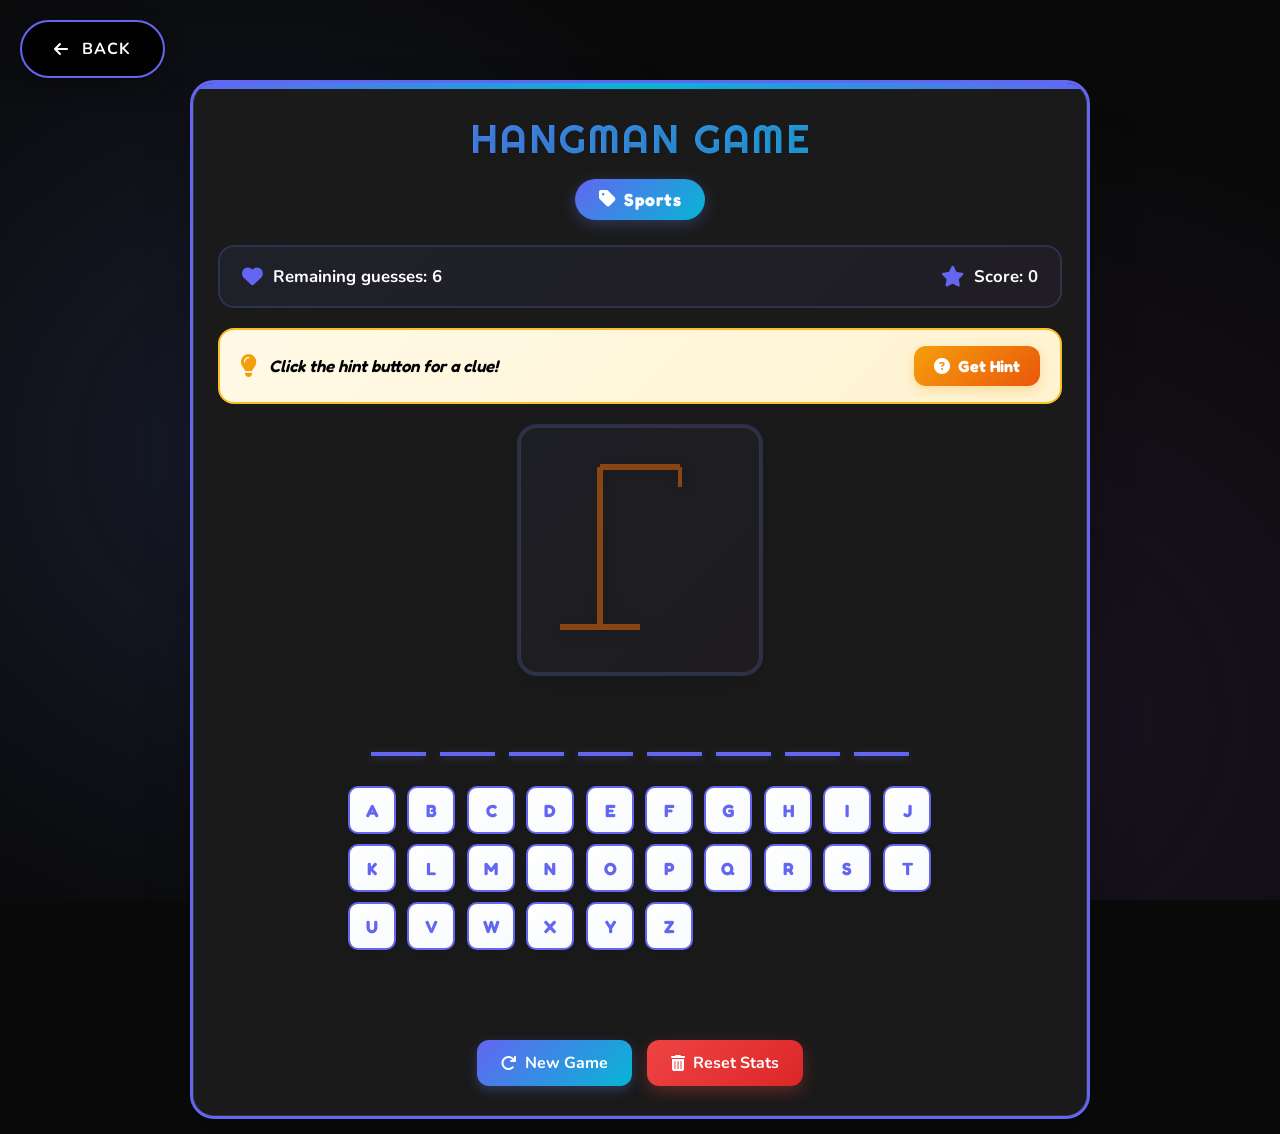
<file: game-hub/games/Hangman-Game/index.html>
<!DOCTYPE html>
<html lang="en">
<head>
  <meta charset="UTF-8">
  <meta name="viewport" content="width=device-width, initial-scale=1.0">
  <title>Hangman Game - Game Hub</title>
  
  <!-- SEO Meta Tags -->
  <meta name="description" content="Play Hangman - Guess the word letter by letter! Features multiple categories (Animals, Countries, Fruits) with hints. Part of Game Hub collection.">
  <meta name="keywords" content="hangman game, word guessing game, letter game, vocabulary game, educational game">
  <meta name="author" content="Game Hub">
  <meta name="robots" content="index, follow">
  
  <!-- Open Graph Meta Tags -->
  <meta property="og:title" content="Hangman Game - Game Hub">
  <meta property="og:description" content="Play Hangman - Guess the word letter by letter! Features multiple categories with hints.">
  <meta property="og:image" content="../../og.png">
  <meta property="og:image:alt" content="Hangman Game">
  <meta property="og:url" content="">
  <meta property="og:type" content="website">
  <meta property="og:site_name" content="Game Hub">
  
  <!-- Twitter Card Meta Tags -->
  <meta name="twitter:card" content="summary_large_image">
  <meta name="twitter:title" content="Hangman Game - Game Hub">
  <meta name="twitter:description" content="Play Hangman - Guess the word letter by letter!">
  <meta name="twitter:image" content="../../og.png">
  
  <!-- Favicon -->
  <link rel="icon" type="image/png" href="../../fb.png">
  <link rel="icon" type="image/png" sizes="32x32" href="../../fb.png">
  <link rel="icon" type="image/png" sizes="16x16" href="../../fb.png">
  <link rel="apple-touch-icon" sizes="180x180" href="../../fb.png">
  <link rel="manifest" href="../../site.webmanifest">
  
  <!-- Theme Color -->
  <meta name="theme-color" content="#6366f1">
  <meta name="msapplication-TileColor" content="#6366f1">
  
  <link rel="stylesheet" href="https://cdnjs.cloudflare.com/ajax/libs/font-awesome/6.4.0/css/all.min.css">
  <link rel="stylesheet" href="../../shared/styles.css">
  <link rel="stylesheet" href="styles.css">
</head>
<body>
  <!-- Apply theme to body immediately -->
  <script>
    (function() {
      let theme = localStorage.getItem('gameHubTheme');
      if (!theme) {
        try {
          const settings = JSON.parse(localStorage.getItem('gameHubSettings') || '{}');
          theme = settings.theme;
        } catch (e) {}
      }
      document.body.className = 'theme-' + (theme || 'dark');
    })();
  </script>
  
  <!-- Back Button -->
  <nav class="btn btn-secondary back-button" onclick="navigateWithLoading('../../games-hub.html', 'Going Back...')" style="cursor: pointer;">
    <i class="fas fa-arrow-left"></i> Back
  </nav>
  
  <main class="game-container">
    <header>
      <h1>Hangman Game</h1>
      <div class="category-badge">
        <i class="fas fa-tag"></i>
        <span id="category-name">Animals</span>
      </div>
    </header>
    
    <!-- Result Modal -->
    <aside id="result-modal" class="result-modal" role="dialog" aria-labelledby="result-title">
      <div class="result-modal-content">
        <div class="particles-container" id="particles-container"></div>
        <div class="result-icon" id="result-icon">🎉</div>
        <h2 class="result-title" id="result-title">Congratulations!</h2>
        <p class="result-message" id="result-message">You won!</p>
        <div class="result-stats">
          <div class="result-stat">
            <span class="result-stat-label">Score</span>
            <span class="result-stat-value" id="result-score">0</span>
          </div>
          <div class="result-stat">
            <span class="result-stat-label">Word</span>
            <span class="result-stat-value" id="result-word">WORD</span>
          </div>
          <div class="result-stat">
            <span class="result-stat-label">Streak</span>
            <span class="result-stat-value" id="result-streak">0</span>
          </div>
        </div>
        <div class="result-buttons">
          <button class="result-btn play-again-btn" id="play-again-btn">
            <i class="fas fa-redo"></i> Play Again
          </button>
          <button class="result-btn close-modal-btn" id="close-modal-btn">
            <i class="fas fa-times"></i> Close
          </button>
        </div>
      </div>
    </aside>
    
    <section class="game-status" aria-label="Game status">
      <div class="status-item">
        <i class="fas fa-heart"></i>
        <span id="remaining-guesses">Remaining guesses: 6</span>
      </div>
      <div class="status-item">
        <i class="fas fa-star"></i>
        <span id="current-score">Score: 0</span>
      </div>
    </section>
    
    <section class="hint-section" aria-label="Hint section">
      <div class="hint-container">
        <i class="fas fa-lightbulb"></i>
        <span id="hint-text">Click the hint button for a clue!</span>
      </div>
      <button id="hint-btn" class="hint-btn">
        <i class="fas fa-question-circle"></i> Get Hint
      </button>
    </section>
    
    <section class="hangman-container" aria-label="Hangman drawing">
      <div class="hangman-wrapper">
        <svg id="hangman-svg" width="200" height="200" viewBox="0 0 200 200">
          <!-- Gallows -->
          <line x1="20" y1="180" x2="100" y2="180" stroke="#8B4513" stroke-width="6"/>
          <line x1="60" y1="180" x2="60" y2="20" stroke="#8B4513" stroke-width="6"/>
          <line x1="60" y1="20" x2="140" y2="20" stroke="#8B4513" stroke-width="6"/>
          <line x1="140" y1="20" x2="140" y2="40" stroke="#8B4513" stroke-width="4"/>
          
          <!-- Hangman parts (hidden by default) -->
          <!-- Head -->
          <circle id="head" cx="140" cy="60" r="20" stroke="#333" stroke-width="3" fill="#ffdbac" style="display: none;"/>
          <!-- Body -->
          <line id="body" x1="140" y1="80" x2="140" y2="130" stroke="#333" stroke-width="4" style="display: none;"/>
          <!-- Arms -->
          <line id="left-arm" x1="140" y1="100" x2="110" y2="90" stroke="#333" stroke-width="3" style="display: none;"/>
          <line id="right-arm" x1="140" y1="100" x2="170" y2="90" stroke="#333" stroke-width="3" style="display: none;"/>
          <!-- Legs -->
          <line id="left-leg" x1="140" y1="130" x2="120" y2="160" stroke="#333" stroke-width="3" style="display: none;"/>
          <line id="right-leg" x1="140" y1="130" x2="160" y2="160" stroke="#333" stroke-width="3" style="display: none;"/>
          <!-- Face (shown when lost) -->
          <g id="face" style="display: none;">
            <circle cx="133" cy="55" r="2" fill="#333"/>
            <circle cx="147" cy="55" r="2" fill="#333"/>
            <path d="M130 70 Q140 75 150 70" stroke="#333" stroke-width="2" fill="transparent"/>
          </g>
        </svg>
      </div>
    </section>
    
    <section class="word-display" id="word-display" aria-label="Word to guess">
      <!-- Word letters will appear here -->
    </section>
    
    <nav class="keyboard" id="keyboard" aria-label="Letter keyboard">
      <!-- Keyboard letters will be added by JavaScript -->
    </nav>
    
    <div class="game-message" id="game-message" aria-live="polite"></div>
    
    <footer class="game-controls">
      <button id="hint-btn-mobile" class="control-btn hint-btn-mobile">
        <i class="fas fa-lightbulb"></i>
        <span>Hint</span>
      </button>
      <button id="reset-btn" class="control-btn reset-btn">
        <i class="fas fa-redo"></i>
        <span>New Game</span>
      </button>
      <button id="reset-stats-btn" class="control-btn stats-reset-btn">
        <i class="fas fa-trash-alt"></i>
        <span>Reset Stats</span>
      </button>
    </footer>
  </main>

  <script src="../../shared/themes.js"></script>
  <script src="../../shared/sound-manager.js"></script>
  <script src="../../shared/simple-loading.js"></script>
  <script src="script.js"></script>
  <script>
    function navigateWithLoading(url, text = 'Loading...') {
      SimpleLoading.showAndNavigate(url, text, 600);
    }
  </script>
</body>
</html>
</file>
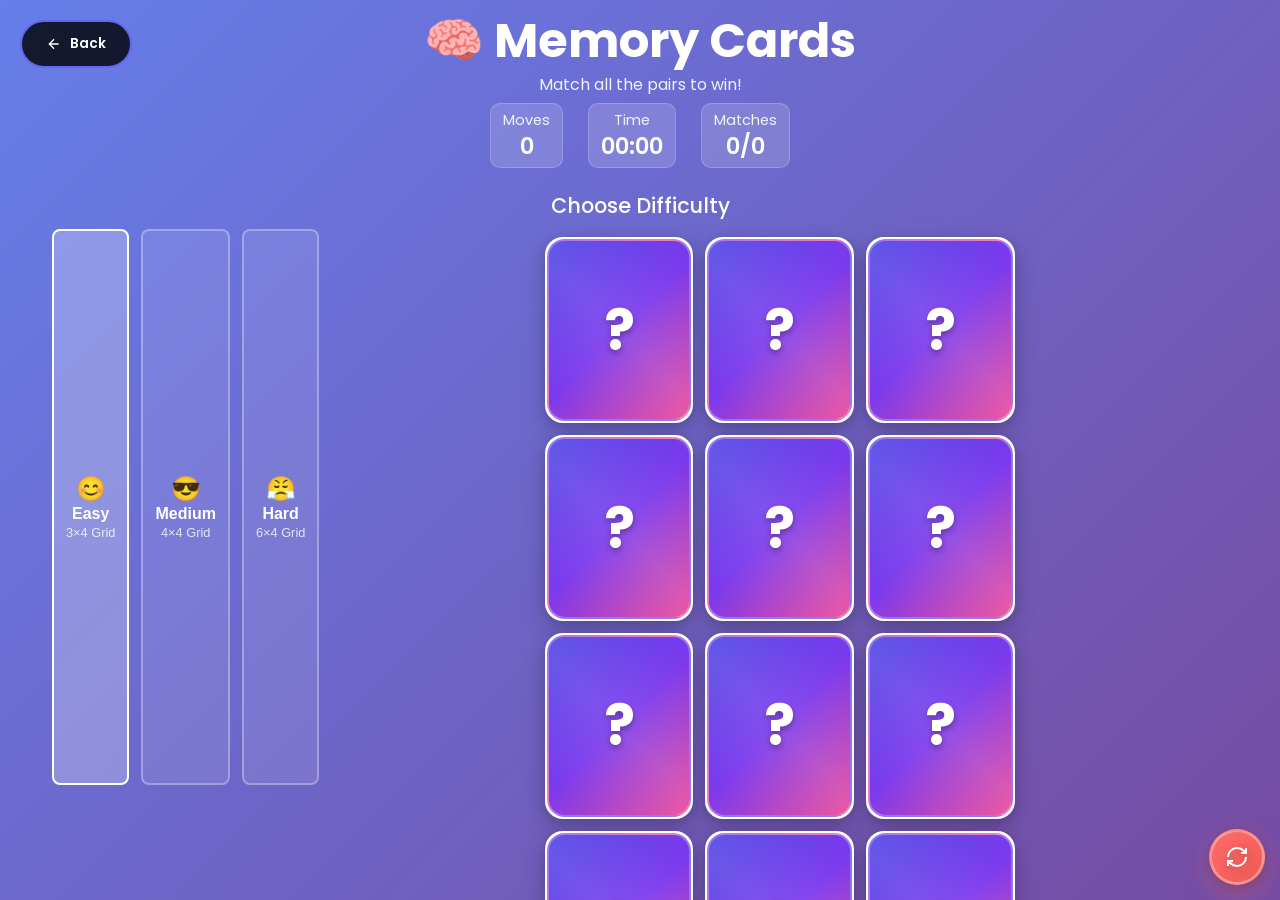
<file: game-hub/games/memory-card-game-main/index.html>
<!DOCTYPE html>
<html lang="en">
  <head>
    <meta charset="UTF-8">
    <meta name="viewport" content="width=device-width, initial-scale=1.0, maximum-scale=1.0, user-scalable=no">
    <meta name="mobile-web-app-capable" content="yes">
    <meta name="apple-mobile-web-app-capable" content="yes">
    <meta name="apple-mobile-web-app-status-bar-style" content="black-translucent">
    <title>Memory Card Game</title>
    <link rel="stylesheet" type="text/css" href="style.css">
    <link href="https://fonts.googleapis.com/css2?family=Poppins:wght@300;400;600;700&display=swap" rel="stylesheet">
  </head>
  <body>
    <!-- Back Button -->
    <a href="../../games-hub.html" class="back-btn" style="position: fixed; top: 20px; left: 20px; z-index: 1000; background: rgba(0,0,0,0.8); color: white; padding: 12px 24px; border-radius: 50px; text-decoration: none; font-weight: 600; border: 2px solid #6366f1; transition: all 0.3s ease; display: flex; align-items: center; gap: 8px; backdrop-filter: blur(10px);">
      <svg width="20" height="20" viewBox="0 0 24 24" fill="none" stroke="currentColor" stroke-width="2">
        <path d="M19 12H5M12 19l-7-7 7-7"/>
      </svg>
      Back
    </a>
    
    <div class="game-container">
      <header class="game-header">
        <h1>🧠 Memory Cards</h1>
        <p class="subtitle">Match all the pairs to win!</p>
        <div class="game-stats">
          <div class="stat-item">
            <span class="stat-label">Moves</span>
            <span class="score">0</span>
          </div>
          <div class="stat-item">
            <span class="stat-label">Time</span>
            <span class="timer">00:00</span>
          </div>
          <div class="stat-item">
            <span class="stat-label">Matches</span>
            <span class="matches">0</span>
          </div>
        </div>
      </header>

      <div class="difficulty-selector">
        <h3>Choose Difficulty</h3>
        <div class="difficulty-buttons">
          <button class="difficulty-btn active" data-level="easy">
            <span class="difficulty-icon">😊</span>
            <span class="difficulty-name">Easy</span>
            <span class="difficulty-desc">3×4 Grid</span>
          </button>
          <button class="difficulty-btn" data-level="medium">
            <span class="difficulty-icon">😎</span>
            <span class="difficulty-name">Medium</span>
            <span class="difficulty-desc">4×4 Grid</span>
          </button>
          <button class="difficulty-btn" data-level="hard">
            <span class="difficulty-icon">😤</span>
            <span class="difficulty-name">Hard</span>
            <span class="difficulty-desc">6×4 Grid</span>
          </button>
        </nav>
      </section>

      <section class="grid-container" aria-label="Game board">
        <!-- Cards will be generated here -->
      </section>
    </main>

    <!-- Restart Button Fixed at Bottom -->
    <button class="restart-btn-fixed" onclick="restart()" title="Restart Game">
      <svg width="20" height="20" viewBox="0 0 24 24" fill="none" stroke="currentColor" stroke-width="2">
        <path d="M3 12a9 9 0 0 1 9-9 9.75 9.75 0 0 1 6.74 2.74L21 8"/>
        <path d="M21 3v5h-5"/>
        <path d="M21 12a9 9 0 0 1-9 9 9.75 9.75 0 0 1-6.74-2.74L3 16"/>
        <path d="M3 21v-5h5"/>
      </svg>
    </button>

    <div class="game-over-modal" id="gameOverModal">
        <canvas id="confetti-canvas"></canvas>
        <div class="modal-content">
          <div class="modal-icon">🎉</div>
          <h2>Congratulations!</h2>
          <p class="modal-message">You completed the game!</p>
          <div class="final-stats">
            <div class="stat-row">
              <span class="stat-label-modal">Final Moves:</span>
              <span class="stat-value" id="finalScore"></span>
            </div>
            <div class="stat-row">
              <span class="stat-label-modal">Time:</span>
              <span class="stat-value" id="finalTime"></span>
            </div>
            <div class="stat-row">
              <span class="stat-label-modal">Difficulty:</span>
              <span class="stat-value" id="finalDifficulty"></span>
            </div>
          </div>
          <button class="action-btn play-again-btn" onclick="closeModal()">
            🎮 Play Again
          </button>
        </div>
      </div>
    </div>
    <script src="index.js"></script>
  </body>
</html>
</file>
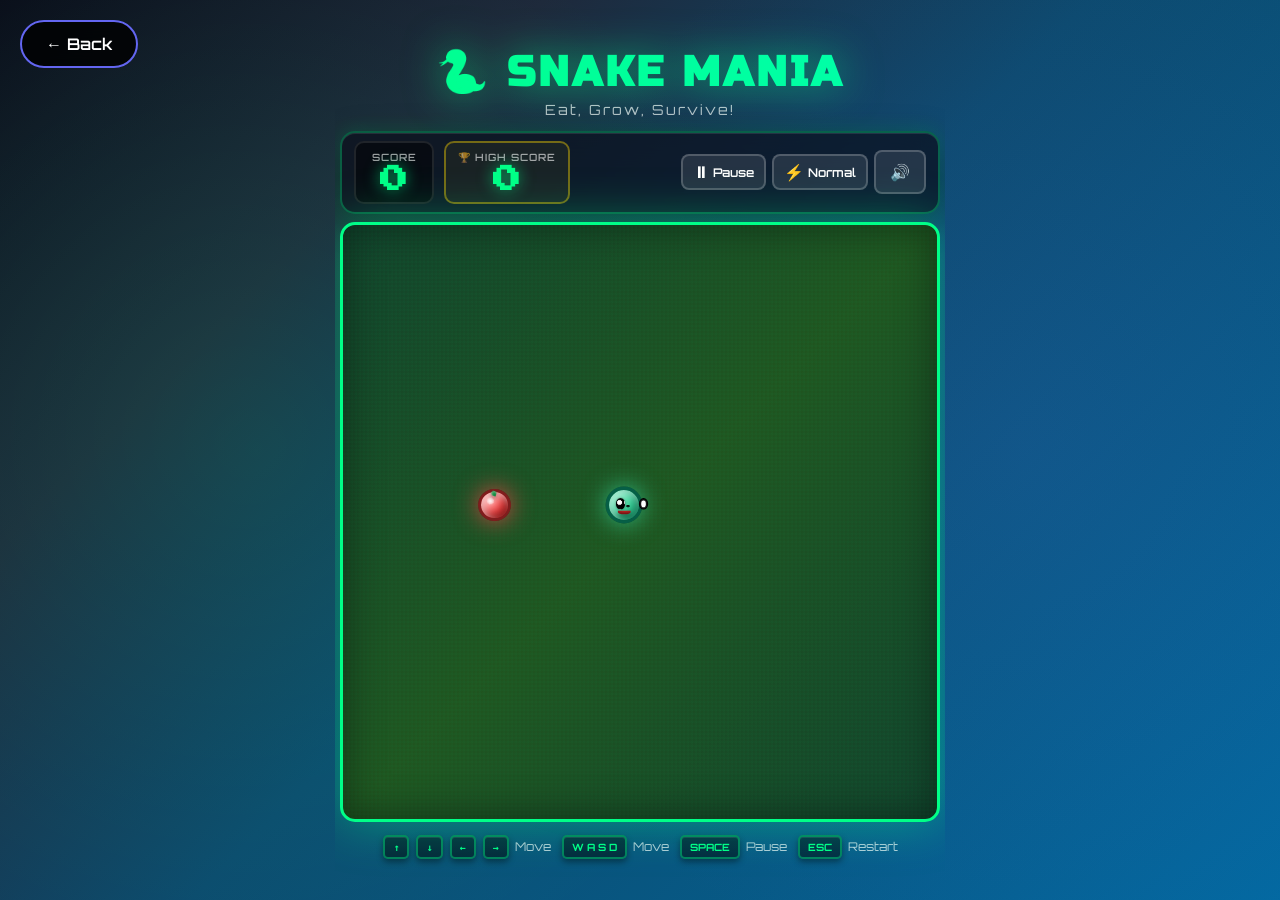
<file: game-hub/games/SnakeGame/index.html>
<!DOCTYPE html>
<html lang="en">
<head>
    <meta charset="UTF-8">
    <meta http-equiv="X-UA-Compatible" content="IE=edge">
    <meta name="viewport" content="width=device-width, initial-scale=1.0, maximum-scale=1.0, user-scalable=no">
    <meta name="mobile-web-app-capable" content="yes">
    <meta name="apple-mobile-web-app-capable" content="yes">
    <meta name="apple-mobile-web-app-status-bar-style" content="black-translucent">
    <title>SnakeMania - Enhanced Snake Game</title>
    <link rel="stylesheet" href="css/style.css">
</head>
<body>
    <!-- Animated Background -->
    <div class="background-animation"></div>
    
    <!-- Back Button -->
    <a href="../../games-hub.html" class="back-button" style="position: fixed; top: 20px; left: 20px; z-index: 1000; background: rgba(0,0,0,0.8); color: white; padding: 12px 24px; border-radius: 50px; text-decoration: none; font-weight: 600; border: 2px solid #6366f1; transition: all 0.3s ease; display: flex; align-items: center; gap: 8px; backdrop-filter: blur(10px);">
        ← Back
    </a>
    
    <main class="body">
        <div class="game-container">
            <!-- Game Title -->
            <header class="game-title">
                <h1>🐍 SNAKE MANIA</h1>
                <p class="subtitle">Eat, Grow, Survive!</p>
            </header>

            <!-- Game Header with scores and controls -->
            <section class="game-header">
                <div class="score-section">
                    <div class="score-card">
                        <span class="label">SCORE</span>
                        <span id="scoreBox" class="value">0</span>
                    </div>
                    <div class="score-card highlight">
                        <span class="label">🏆 HIGH SCORE</span>
                        <span id="hiscoreBox" class="value">0</span>
                    </div>
                </div>
                <nav class="controls-section" aria-label="Game controls">
                    <button class="control-btn pause-btn" id="pauseBtn">
                        <span class="icon">⏸</span> Pause
                    </button>
                    <button class="control-btn speed-btn" id="speedBtn">
                        <span class="icon">⚡</span> Normal
                    </button>
                    <button class="control-btn sound-btn" id="soundBtn">
                        <span class="icon">🔊</span>
                    </button>
                </nav>
            </section>

            <!-- Game Board -->
            <section class="board-wrapper" aria-label="Game board">
                <div id="board">
                    <!-- Grid cells will be generated by JavaScript -->
                    <div class="pause-screen" id="pauseScreen">
                        <div class="pause-content">
                            <div class="pause-icon">⏸</div>
                            <h3>PAUSED</h3>
                            <p>Press <kbd>SPACE</kbd> to continue</p>
                        </div>
                    </div>
                </div>
                <div class="board-glow"></div>
            </section>

            <!-- Instructions -->
            <footer class="instructions">
                <div class="instruction-group">
                    <div class="instruction-item">
                        <kbd>↑</kbd><kbd>↓</kbd><kbd>←</kbd><kbd>→</kbd>
                        <span>Move</span>
                    </div>
                    <div class="instruction-item">
                        <kbd>W A S D</kbd>
                        <span>Move</span>
                    </div>
                    <div class="instruction-item">
                        <kbd>SPACE</kbd>
                        <span>Pause</span>
                    </div>
                    <div class="instruction-item">
                        <kbd>ESC</kbd>
                        <span>Restart</span>
                    </div>
                </div>
            </footer>
        </div>
    </main>

    <!-- Game Over Modal -->
    <div class="game-over-modal" id="gameOverModal">
        <div class="modal-overlay"></div>
        <div class="game-over-content">
            <div class="game-over-icon">💀</div>
            <h2>GAME OVER!</h2>
            <div class="score-display">
                <div class="final-score">
                    <span class="label">Final Score</span>
                    <span id="finalScore" class="value">0</span>
                </div>
                <p id="highScoreMessage" class="high-score-msg"></p>
            </div>
            <button class="restart-btn" id="restartBtn">
                <span class="icon">🔄</span> Play Again
            </button>
        </div>
    </div>

    <script src="js/index.js"></script>
</body>
</html>
</file>
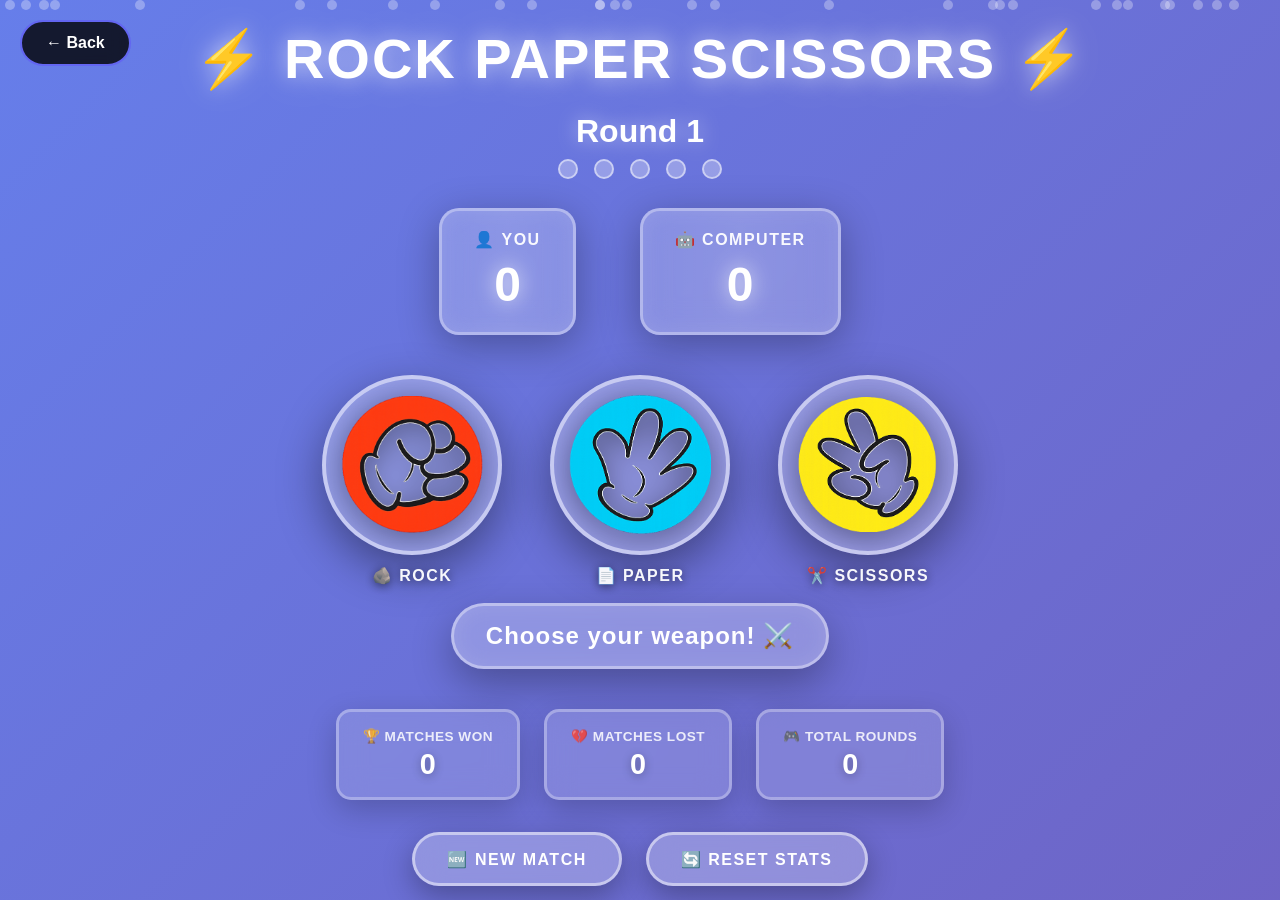
<file: game-hub/games/StonePaperScissors/index.html>
<!DOCTYPE html>
<html lang="en">
<head>
    <meta charset="UTF-8">
    <meta name="viewport" content="width=device-width, initial-scale=1.0">
    <title>Rock Paper Scissors - Best of 5</title>
    <link rel="stylesheet" href="style.css">
</head>
<body>
    <!-- Particle Background -->
    <div class="particles" id="particles"></div>

    <!-- Back Button -->
    <a href="../../games-hub.html" class="back-button" style="position: fixed; top: 20px; left: 20px; z-index: 1000; background: rgba(0,0,0,0.8); color: white; padding: 12px 24px; border-radius: 50px; text-decoration: none; font-weight: 600; border: 2px solid #6366f1; transition: all 0.3s ease; display: flex; align-items: center; gap: 8px; backdrop-filter: blur(10px);">
        ← Back
    </a>

    <main class="container">
        <header>
            <h1>⚡ ROCK PAPER SCISSORS ⚡</h1>
        </header>

        <!-- Round Indicator -->
        <section class="round-indicator" aria-label="Round information">
            <div class="round-text" id="round-text">Round 1</div>
            <div class="round-dots" id="round-dots">
                <div class="round-dot"></div>
                <div class="round-dot"></div>
                <div class="round-dot"></div>
                <div class="round-dot"></div>
                <div class="round-dot"></div>
            </div>
        </section>

        <section class="score-board" aria-label="Current scores">
            <div class="score-box">
                <div class="score-label">👤 You</div>
                <div class="score-value" id="user-score">0</div>
            </div>
            <div class="score-box">
                <div class="score-label">🤖 Computer</div>
                <div class="score-value" id="comp-score">0</div>
            </div>
        </section>

        <nav class="choices-container" id="choices-container" aria-label="Game choices">
            <div class="choice" data-choice="rock">
                <div class="choice-inner">
                    <img src="images/rock.png" alt="Rock" class="choice-image">
                </div>
                <div class="choice-label">🪨 Rock</div>
            </div>

            <div class="choice" data-choice="paper">
                <div class="choice-inner">
                    <img src="images/paper.png" alt="Paper" class="choice-image">
                </div>
                <div class="choice-label">📄 Paper</div>
            </div>

            <div class="choice" data-choice="scissors">
                <div class="choice-inner">
                    <img src="images/scissors.png" alt="Scissors" class="choice-image">
                </div>
                <div class="choice-label">✂️ Scissors</div>
            </div>
        </nav>

        <section class="message-container" aria-live="polite">
            <div class="message" id="message">Choose your weapon! ⚔️</div>
        </section>

        <section class="stats-container" aria-label="Game statistics">
            <div class="stat-box">
                <div class="stat-label">🏆 Matches Won</div>
                <div class="stat-value" id="matches-won">0</div>
            </div>
            <div class="stat-box">
                <div class="stat-label">💔 Matches Lost</div>
                <div class="stat-value" id="matches-lost">0</div>
            </div>
            <div class="stat-box">
                <div class="stat-label">🎮 Total Rounds</div>
                <div class="stat-value" id="total-rounds">0</div>
            </div>
        </section>

        <footer class="button-container">
            <button class="btn" id="new-match">🆕 New Match</button>
            <button class="btn" id="reset">🔄 Reset Stats</button>
        </footer>
    </main>

    <!-- Battle Overlay -->
    <aside class="battle-overlay" id="battle-overlay" role="dialog" aria-label="Battle animation">
        <div class="battle-content">
            <div class="vs-text">⚔️ VS ⚔️</div>
            <div class="battle-choices" id="battle-choices"></div>
        </div>
    </aside>

    <!-- Victory Overlay -->
    <aside class="victory-overlay" id="victory-overlay" role="dialog" aria-labelledby="victory-title">
        <div class="victory-content">
            <div class="victory-title" id="victory-title">🎉 YOU WIN! 🎉</div>
            <div class="victory-subtitle" id="victory-subtitle">You won 3 rounds!</div>
            <button class="btn" onclick="startNewMatch()">🎮 Play Again</button>
        </div>
    </aside>

    <script src="app.js"></script>
</body>
</html>
</file>
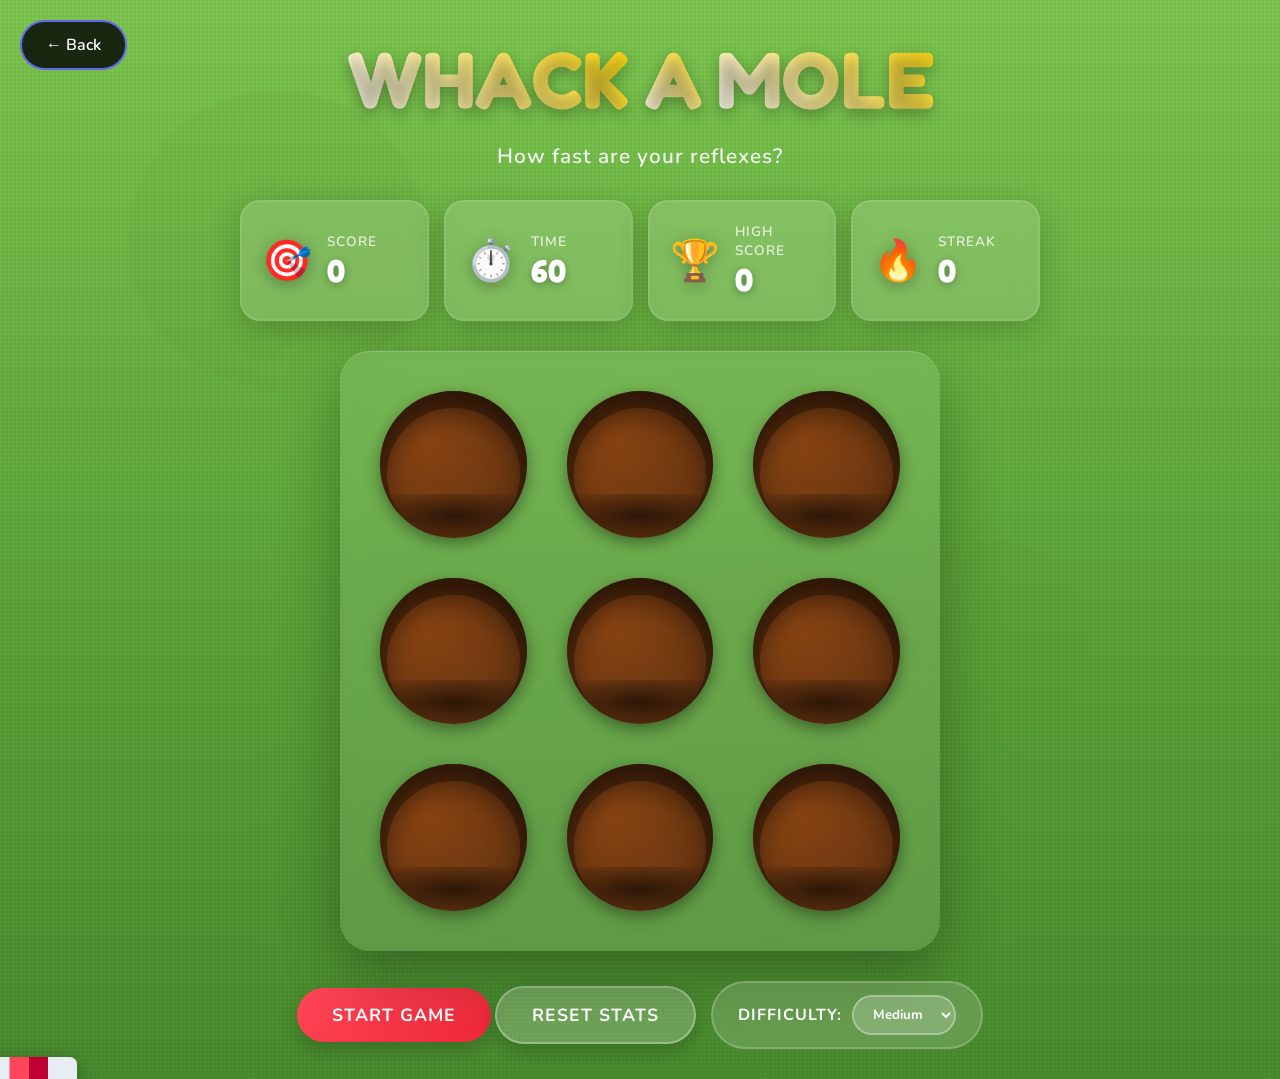
<file: game-hub/games/whack-a-mole-main/index.html>
<!DOCTYPE html>
<html lang="en">
<head>
    <meta charset="UTF-8">
    <meta http-equiv="X-UA-Compatible" content="IE=edge">
    <meta name="viewport" content="width=device-width, initial-scale=1.0, maximum-scale=1.0, user-scalable=no">
    <link rel="stylesheet" href="style.css">
    <title>Whack-a-Mole Arcade</title>
</head>
<body>
    <!-- Animated Background Elements -->
    <div class="bg-circles">
        <div class="circle"></div>
        <div class="circle"></div>
        <div class="circle"></div>
    </div>

    <!-- Back Button -->
    <a href="../../games-hub.html" class="back-button" style="position: fixed; top: 20px; left: 20px; z-index: 1000; background: rgba(0,0,0,0.8); color: white; padding: 12px 24px; border-radius: 50px; text-decoration: none; font-weight: 600; border: 2px solid #6366f1; transition: all 0.3s ease; display: flex; align-items: center; gap: 8px; backdrop-filter: blur(10px);">
        ← Back
    </a>

    <!-- Game Container -->
    <main class="game-wrapper">
        <!-- Header -->
        <header class="game-header">
            <h1 class="game-title">
                <span class="title-word">WHACK</span>
                <span class="title-word">A</span>
                <span class="title-word">MOLE</span>
            </h1>
            <p class="game-tagline">How fast are your reflexes?</p>
        </header>

        <!-- Stats Panel -->
        <section class="stats-panel" aria-label="Game statistics">
            <div class="stat-card current-score">
                <div class="stat-icon">🎯</div>
                <div class="stat-content">
                    <span class="stat-label">Score</span>
                    <span class="stat-value" id="currentScore">0</span>
                </div>
            </div>

            <div class="stat-card timer">
                <div class="stat-icon">⏱️</div>
                <div class="stat-content">
                    <span class="stat-label">Time</span>
                    <span class="stat-value" id="timeLeft">60</span>
                </div>
            </div>

            <div class="stat-card high-score">
                <div class="stat-icon">🏆</div>
                <div class="stat-content">
                    <span class="stat-label">High Score</span>
                    <span class="stat-value" id="highScore">0</span>
                </div>
            </div>

            <div class="stat-card streak">
                <div class="stat-icon">🔥</div>
                <div class="stat-content">
                    <span class="stat-label">Streak</span>
                    <span class="stat-value" id="streak">0</span>
                </div>
            </div>
        </section>

        <!-- Game Board -->
        <section class="game-board-container" aria-label="Game board">
            <div class="board">
                <div class="hole" data-index="0"></div>
                <div class="hole" data-index="1"></div>
                <div class="hole" data-index="2"></div>
                <div class="hole" data-index="3"></div>
                <div class="hole" data-index="4"></div>
                <div class="hole" data-index="5"></div>
                <div class="hole" data-index="6"></div>
                <div class="hole" data-index="7"></div>
                <div class="hole" data-index="8"></div>
            </div>
        </section>

        <!-- Controls -->
        <footer class="controls">
            <nav aria-label="Game controls">
                <button id="startBtn" class="btn btn-start">Start Game</button>
                <button id="resetBtn" class="btn btn-reset">Reset Stats</button>
            </nav>
            <div class="difficulty-selector">
                <label for="difficulty">Difficulty:</label>
                <select id="difficulty">
                    <option value="easy">Easy</option>
                    <option value="medium" selected>Medium</option>
                    <option value="hard">Hard</option>
                    <option value="insane">Insane</option>
                </select>
            </div>
        </footer>

        <!-- Game Over Modal -->
        <aside class="modal" id="gameOverModal" role="dialog" aria-labelledby="modal-title">
            <div class="modal-content">
                <h2 class="modal-title" id="modal-title">Game Over!</h2>
                <div class="modal-stats">
                    <div class="modal-stat">
                        <span class="modal-stat-label">Final Score</span>
                        <span class="modal-stat-value" id="finalScore">0</span>
                    </div>
                    <div class="modal-stat">
                        <span class="modal-stat-label">High Score</span>
                        <span class="modal-stat-value" id="modalHighScore">0</span>
                    </div>
                    <div class="modal-stat">
                        <span class="modal-stat-label">Moles Whacked</span>
                        <span class="modal-stat-value" id="molesWhacked">0</span>
                    </div>
                    <div class="modal-stat">
                        <span class="modal-stat-label">Best Streak</span>
                        <span class="modal-stat-value" id="bestStreak">0</span>
                    </div>
                </div>
                <div class="modal-message" id="modalMessage"></div>
                <button id="playAgainBtn" class="btn btn-start">Play Again</button>
            </div>
        </aside>
    </main>

    <!-- Custom Cursor -->
    <div class="cursor"></div>

    <script src="main.js"></script>
</body>
</html>
</file>
<file: game-hub/shared/styles.css>
/* Global Theme System for Game Hub */

/* Video Background Styles */
.video-background {
    position: fixed;
    top: 0;
    left: 0;
    width: 100%;
    height: 100%;
    z-index: -2;
    object-fit: cover;
    filter: brightness(1.0) contrast(1.1);
    opacity: 1;
    transition: opacity 0.5s ease-in-out;
}

.video-overlay {
    position: fixed;
    top: 0;
    left: 0;
    width: 100%;
    height: 100%;
    background: rgba(0, 0, 0, 0.1);
    z-index: -1;
    transition: background 0.5s ease-in-out;
}

/* Particles.js Container */
#particles-js {
    position: fixed;
    top: 0;
    left: 0;
    width: 100%;
    height: 100%;
    z-index: 1;
    pointer-events: none;
}

/* Theme Variables */
:root {
    /* Dark Theme (Default) */
    --dark-bg: #0a0a0a;
    --dark-surface: #1a1a1a;
    --dark-primary: #6366f1;
    --dark-secondary: #8b5cf6;
    --dark-accent: #06b6d4;
    --dark-text: #ffffff;
    --dark-text-secondary: #a1a1aa;
    --dark-shadow: 0 10px 30px rgba(99, 102, 241, 0.3);
    --dark-glow: 0 0 20px;
    
    /* Anime/Neon Theme */
    --anime-bg: #0d0d23;
    --anime-surface: #1a1a3a;
    --anime-primary: #ff006e;
    --anime-secondary: #8338ec;
    --anime-accent: #00f5ff;
    --anime-text: #ffffff;
    --anime-text-secondary: #b794f6;
    --anime-shadow: 0 10px 30px rgba(255, 0, 110, 0.4);
    --anime-glow: 0 0 30px;
    
    /* Cartoon/Toon Theme */
    --cartoon-bg: #fff8e1;
    --cartoon-surface: #ffffff;
    --cartoon-primary: #ff5722;
    --cartoon-secondary: #ff9800;
    --cartoon-accent: #4caf50;
    --cartoon-text: #333333;
    --cartoon-text-secondary: #666666;
    --cartoon-shadow: 0 8px 25px rgba(255, 87, 34, 0.3);
    --cartoon-glow: 0 0 15px;
}

/* Current Theme Variables (Default to Dark) */
.theme-dark {
    --current-bg: var(--dark-bg);
    --current-surface: var(--dark-surface);
    --current-primary: var(--dark-primary);
    --current-secondary: var(--dark-secondary);
    --current-accent: var(--dark-accent);
    --current-text: var(--dark-text);
    --current-text-secondary: var(--dark-text-secondary);
    --current-shadow: var(--dark-shadow);
    --current-glow: var(--dark-glow);
}

.theme-anime {
    --current-bg: var(--anime-bg);
    --current-surface: var(--anime-surface);
    --current-primary: var(--anime-primary);
    --current-secondary: var(--anime-secondary);
    --current-accent: var(--anime-accent);
    --current-text: var(--anime-text);
    --current-text-secondary: var(--anime-text-secondary);
    --current-shadow: var(--anime-shadow);
    --current-glow: var(--anime-glow);
}

.theme-cartoon {
    --current-bg: var(--cartoon-bg);
    --current-surface: var(--cartoon-surface);
    --current-primary: var(--cartoon-primary);
    --current-secondary: var(--cartoon-secondary);
    --current-accent: var(--cartoon-accent);
    --current-text: var(--cartoon-text);
    --current-text-secondary: var(--cartoon-text-secondary);
    --current-shadow: var(--cartoon-shadow);
    --current-glow: var(--cartoon-glow);
}

/* Global Styles */
* {
    margin: 0;
    padding: 0;
    box-sizing: border-box;
    cursor: url('../../assets/cursors/alt.cur'), auto;
}

body {
    font-family: 'Inter', -apple-system, BlinkMacSystemFont, 'Segoe UI', Roboto, sans-serif;
    background: var(--current-bg);
    color: var(--current-text);
    transition: all 0.3s ease;
    overflow-x: hidden;
    cursor: url('../../assets/cursors/alt.cur'), auto;
}

/* Custom cursor for interactive elements */
a, button, .btn, .menu-option, .game-card, .toggle-switch, .select-control, 
input[type="button"], input[type="submit"], [onclick], [role="button"] {
    cursor: url('../../assets/cursors/alt.cur'), pointer !important;
}

/* Theme-specific fonts */
.theme-anime {
    font-family: 'Orbitron', 'Courier New', monospace;
}

.theme-cartoon {
    font-family: 'Comic Neue', 'Comic Sans MS', cursive;
}

.theme-dark {
    font-family: 'Inter', -apple-system, BlinkMacSystemFont, 'Segoe UI', Roboto, sans-serif;
}

/* Theme-specific video overlays */
.theme-dark .video-overlay {
    background: rgba(0, 0, 0, 0.15);
}

.theme-anime .video-overlay {
    background: rgba(99, 102, 241, 0.1);
}

.theme-cartoon .video-overlay {
    background: rgba(255, 193, 7, 0.05);
}

/* Remove theme-specific video filters to keep images fully visible */
.theme-dark .video-background,
.theme-anime .video-background,
.theme-cartoon .video-background {
    filter: brightness(1.0) contrast(1.1);
}

/* Enhanced content containers for better readability over bright backgrounds */
.menu-header,
.hub-header,
.settings-header,
.profile-header,
.achievements-header {
    background: rgba(0, 0, 0, 0.3) !important;
    backdrop-filter: blur(10px) saturate(180%) !important;
    border-color: var(--current-primary) !important;
}

.menu-option {
    background: rgba(0, 0, 0, 0.25) !important;
    backdrop-filter: blur(10px) saturate(180%) !important;
    color: white !important;
}

.menu-option:hover {
    background: rgba(0, 0, 0, 0.4) !important;
}

.game-card,
.settings-section,
.stat-card,
.game-progress-card,
.achievement-card,
.progress-card {
    background: rgba(0, 0, 0, 0.8) !important;
    backdrop-filter: blur(15px) saturate(180%) !important;
    color: white !important;
}

.menu-footer,
.hub-footer {
    background: rgba(0, 0, 0, 0.2) !important;
    backdrop-filter: blur(10px) saturate(180%) !important;
}

/* Start screen specific styling */
.start-screen {
    background: rgba(0, 0, 0, 0.3);
    backdrop-filter: blur(5px);
}

.main-logo,
.subtitle {
    text-shadow: 2px 2px 8px rgba(0, 0, 0, 0.8) !important;
}

.start-button {
    background: rgba(0, 0, 0, 0.8) !important;
    backdrop-filter: blur(15px) !important;
    border: 2px solid var(--current-primary) !important;
}

/* Common Button Styles */
.btn {
    padding: 1rem 2rem;
    background: linear-gradient(45deg, var(--current-primary), var(--current-secondary));
    color: white;
    border: none;
    border-radius: 50px;
    cursor: pointer;
    transition: all 0.4s cubic-bezier(0.4, 0, 0.2, 1);
    font-weight: 700;
    text-decoration: none;
    display: inline-flex;
    align-items: center;
    gap: 0.8rem;
    text-transform: uppercase;
    letter-spacing: 1px;
    box-shadow: 0 8px 25px rgba(0, 0, 0, 0.3);
    backdrop-filter: blur(10px);
}

.btn:hover {
    background: linear-gradient(45deg, var(--current-secondary), var(--current-accent));
    transform: translateY(-3px) scale(1.05);
    box-shadow: 0 15px 40px rgba(0, 0, 0, 0.4);
}

.btn-secondary {
    background: rgba(0, 0, 0, 0.85);
    color: white;
    border: 2px solid var(--current-primary);
    backdrop-filter: blur(15px) saturate(180%);
    position: relative;
}

.btn-secondary::before {
    content: '';
    position: absolute;
    top: 0;
    left: 0;
    right: 0;
    bottom: 0;
    background: rgba(0, 0, 0, 0.1);
    border-radius: inherit;
    z-index: -1;
}

.btn-secondary:hover {
    background: var(--current-primary);
    color: white;
    border-color: var(--current-accent);
}

/* Common Card Styles */
.card {
    background: rgba(0, 0, 0, 0.8);
    border: 2px solid transparent;
    border-radius: 20px;
    padding: 2rem;
    transition: all 0.4s cubic-bezier(0.4, 0, 0.2, 1);
    backdrop-filter: blur(15px) saturate(180%);
    box-shadow: 0 10px 40px rgba(0, 0, 0, 0.5);
    position: relative;
    color: white;
}

.card:hover {
    transform: translateY(-8px) scale(1.02);
    border-color: var(--current-primary);
    background: rgba(0, 0, 0, 0.85);
    box-shadow: 0 20px 60px rgba(0, 0, 0, 0.6), 
                0 0 40px var(--current-primary);
}

/* Theme-specific animations */
.theme-anime .card:hover {
    box-shadow: var(--current-glow) var(--current-primary);
}

.theme-cartoon .card {
    border-radius: 20px;
    box-shadow: 0 4px 15px rgba(0,0,0,0.1);
}

.theme-cartoon .card:hover {
    transform: translateY(-8px) scale(1.02);
}

/* Enhanced Responsive Design */
@media (max-width: 1200px) {
    .btn {
        padding: 0.8rem 1.6rem;
        font-size: 0.95rem;
    }
}

@media (max-width: 768px) {
    .btn {
        padding: 0.6rem 1.2rem;
        font-size: 0.9rem;
        gap: 0.5rem;
    }
    
    .card {
        padding: 1rem;
        border-radius: 15px;
    }
    
    .menu-options {
        gap: 1rem !important;
    }
    
    .menu-option {
        padding: 1.5rem 1.8rem !important;
        gap: 1rem !important;
    }
    
    .option-icon {
        font-size: 2rem !important;
        width: 60px !important;
    }
    
    .option-title {
        font-size: 1.3rem !important;
    }
}

@media (max-width: 480px) {
    .btn {
        padding: 0.5rem 1rem;
        font-size: 0.85rem;
        border-radius: 25px;
    }
    
    .card {
        padding: 0.8rem;
        border-radius: 12px;
    }
    
    .menu-option {
        padding: 1.2rem 1.5rem !important;
        border-radius: 15px !important;
    }
    
    .option-icon {
        font-size: 1.8rem !important;
        width: 50px !important;
    }
    
    .option-title {
        font-size: 1.1rem !important;
    }
    
    .option-arrow {
        font-size: 1.5rem !important;
    }
}

/* Optimized Loading Screen with Spinning Controller */
.simple-loading {
    position: fixed;
    top: 0;
    left: 0;
    width: 100%;
    height: 100%;
    background: rgba(0, 0, 0, 0.85);
    display: flex;
    justify-content: center;
    align-items: center;
    z-index: 1000;
    animation: fadeIn 0.2s ease-out;
}

/* Theme-specific loading backgrounds */
.simple-loading.theme-dark {
    background: rgba(10, 10, 26, 0.92);
    backdrop-filter: blur(8px);
}

.simple-loading.theme-anime {
    background: rgba(13, 13, 35, 0.92);
    backdrop-filter: blur(8px);
}

.simple-loading.theme-cartoon {
    background: rgba(255, 248, 225, 0.92);
    backdrop-filter: blur(8px);
}

@keyframes fadeIn {
    from {
        opacity: 0;
    }
    to {
        opacity: 1;
    }
}

.loading-content {
    text-align: center;
    animation: slideUp 0.3s ease-out;
    will-change: transform, opacity;
}

@keyframes slideUp {
    from {
        transform: translateY(15px);
        opacity: 0;
    }
    to {
        transform: translateY(0);
        opacity: 1;
    }
}

.loading-controller {
    width: 100px;
    height: 65px;
    position: relative;
    animation: controllerSpin 2s linear infinite;
    margin-bottom: 1.5rem;
    will-change: transform;
}

.controller {
    width: 100px;
    height: 65px;
    background: linear-gradient(145deg, #2a2a2a, #1a1a1a);
    border-radius: 20px 20px 12px 12px;
    position: relative;
    box-shadow: 
        0 0 10px var(--current-primary),
        inset 0 1px 4px rgba(255,255,255,0.1);
    border: 2px solid var(--current-primary);
    will-change: box-shadow;
}

/* Theme-specific controller styles */
.theme-anime .controller {
    background: linear-gradient(145deg, #1a1a3a, #0d0d23);
    box-shadow: 
        0 0 15px var(--current-primary),
        0 0 30px var(--current-accent),
        inset 0 1px 4px rgba(255,255,255,0.15);
}

.theme-cartoon .controller {
    background: linear-gradient(145deg, #ffffff, #f5f5f5);
    box-shadow: 
        0 0 10px var(--current-primary),
        inset 0 1px 4px rgba(0,0,0,0.1);
    border: 3px solid var(--current-primary);
}

.controller::before {
    content: '';
    position: absolute;
    top: -6px;
    left: 16px;
    width: 20px;
    height: 12px;
    background: linear-gradient(145deg, #333, #222);
    border-radius: 6px 6px 0 0;
    border: 1px solid var(--current-secondary);
}

.theme-cartoon .controller::before {
    background: linear-gradient(145deg, #e0e0e0, #d0d0d0);
}

.controller::after {
    content: '';
    position: absolute;
    top: -6px;
    right: 16px;
    width: 20px;
    height: 12px;
    background: linear-gradient(145deg, #333, #222);
    border-radius: 6px 6px 0 0;
    border: 1px solid var(--current-secondary);
}

.theme-cartoon .controller::after {
    background: linear-gradient(145deg, #e0e0e0, #d0d0d0);
}

.d-pad {
    position: absolute;
    top: 16px;
    left: 16px;
    width: 16px;
    height: 16px;
}

.d-pad::before {
    content: '';
    position: absolute;
    top: 5px;
    left: 0;
    width: 16px;
    height: 6px;
    background: var(--current-accent);
    border-radius: 2px;
    box-shadow: 0 0 4px var(--current-accent);
}

.d-pad::after {
    content: '';
    position: absolute;
    top: 0;
    left: 5px;
    width: 6px;
    height: 16px;
    background: var(--current-accent);
    border-radius: 2px;
    box-shadow: 0 0 4px var(--current-accent);
}

.buttons {
    position: absolute;
    top: 12px;
    right: 12px;
    width: 25px;
    height: 25px;
}

.button {
    position: absolute;
    width: 6px;
    height: 6px;
    border-radius: 50%;
    box-shadow: 0 0 6px currentColor;
    animation: buttonPulse 1.5s ease-in-out infinite;
}

.button:nth-child(1) {
    top: 0;
    left: 9px;
    background: #ff4757;
    color: #ff4757;
    animation-delay: 0s;
}

.button:nth-child(2) {
    top: 9px;
    right: 0;
    background: #2ed573;
    color: #2ed573;
    animation-delay: 0.2s;
}

.button:nth-child(3) {
    bottom: 0;
    left: 9px;
    background: #3742fa;
    color: #3742fa;
    animation-delay: 0.4s;
}

.button:nth-child(4) {
    top: 9px;
    left: 0;
    background: #ffa502;
    color: #ffa502;
    animation-delay: 0.6s;
}

.analog-sticks {
    position: absolute;
    bottom: 6px;
    left: 50%;
    transform: translateX(-50%);
    display: flex;
    gap: 32px;
}

.analog-stick {
    width: 10px;
    height: 10px;
    background: radial-gradient(circle, var(--current-primary), var(--current-secondary));
    border-radius: 50%;
    border: 1px solid var(--current-accent);
    box-shadow: 0 0 8px var(--current-primary);
    animation: stickMove 3s ease-in-out infinite;
}

.analog-stick:nth-child(2) {
    animation-delay: 1.5s;
}

@keyframes controllerSpin {
    0% { transform: rotate(0deg); }
    100% { transform: rotate(360deg); }
}

@keyframes buttonPulse {
    0%, 100% { 
        transform: scale(1);
        opacity: 0.8;
    }
    50% { 
        transform: scale(1.2);
        opacity: 1;
    }
}

@keyframes stickMove {
    0%, 100% { transform: translate(0, 0); }
    25% { transform: translate(1px, -1px); }
    50% { transform: translate(-1px, 1px); }
    75% { transform: translate(1px, 1px); }
}

.loading-text {
    color: var(--current-text);
    font-size: 1.1rem;
    font-weight: 600;
    opacity: 0.9;
}

/* Enhanced Mobile Responsiveness for Loading */
@media (max-width: 768px) {
    .loading-controller {
        width: 80px;
        height: 52px;
    }
    
    .controller {
        width: 80px;
        height: 52px;
        border-radius: 16px 16px 10px 10px;
    }
    
    .controller::before,
    .controller::after {
        width: 16px;
        height: 10px;
        top: -5px;
    }
    
    .controller::before {
        left: 13px;
    }
    
    .controller::after {
        right: 13px;
    }
    
    .d-pad {
        top: 13px;
        left: 13px;
        width: 13px;
        height: 13px;
    }
    
    .d-pad::before {
        width: 13px;
        height: 5px;
        top: 4px;
    }
    
    .d-pad::after {
        width: 5px;
        height: 13px;
        left: 4px;
    }
    
    .buttons {
        top: 10px;
        right: 10px;
        width: 20px;
        height: 20px;
    }
    
    .button {
        width: 5px;
        height: 5px;
    }
    
    .analog-sticks {
        bottom: 5px;
        gap: 25px;
    }
    
    .analog-stick {
        width: 8px;
        height: 8px;
    }
    
    .loading-text {
        font-size: 1rem;
    }
}

@media (max-width: 480px) {
    .loading-controller {
        width: 70px;
        height: 45px;
    }
    
    .controller {
        width: 70px;
        height: 45px;
        border-radius: 14px 14px 8px 8px;
    }
    
    .loading-text {
        font-size: 0.9rem;
    }
}

/* Theme Transition */
* {
    transition: background-color 0.3s ease, color 0.3s ease, border-color 0.3s ease;
}
</file>
<file: game-hub/games/Hangman-Game/styles.css>
@import url('https://fonts.googleapis.com/css2?family=Fredoka:wght@400;500;600;700&family=Righteous&family=Nunito:wght@400;600;700;800&display=swap');

:root {
  --primary: #667eea;
  --primary-dark: #5a6fd8;
  --secondary: #764ba2;
  --success: #10b981;
  --danger: #ef4444;
  --warning: #f59e0b;
  --dark: #1f2937;
  --light: #f7fafc;
  --hint: #fbbf24;
  --gradient: linear-gradient(135deg, var(--primary) 0%, var(--secondary) 100%);
}

/* Theme-aware styles */
.theme-dark {
  --hangman-bg: var(--current-bg);
  --hangman-surface: var(--current-surface);
  --hangman-text: var(--current-text);
  --hangman-primary: var(--current-primary);
  --hangman-accent: var(--current-accent);
}

.theme-anime {
  --hangman-bg: var(--current-bg);
  --hangman-surface: var(--current-surface);
  --hangman-text: var(--current-text);
  --hangman-primary: var(--current-primary);
  --hangman-accent: var(--current-accent);
}

.theme-toon {
  --hangman-bg: var(--current-bg);
  --hangman-surface: var(--current-surface);
  --hangman-text: var(--current-text);
  --hangman-primary: var(--current-primary);
  --hangman-accent: var(--current-accent);
}

.back-button {
  position: fixed;
  top: 20px;
  left: 20px;
  z-index: 100;
  transition: all 0.3s cubic-bezier(0.4, 0, 0.2, 1);
}

.back-button:hover {
  transform: translateX(-4px);
}

@media (max-width: 768px) {
  .back-button {
    top: 15px;
    left: 15px;
    padding: 10px 16px;
    font-size: 0.9rem;
  }
}

* {
  margin: 0;
  padding: 0;
  box-sizing: border-box;
  font-family: 'Nunito', sans-serif;
}

body {
  background: var(--hangman-bg, var(--gradient));
  display: flex;
  justify-content: center;
  align-items: center;
  min-height: 100vh;
  padding: 80px 15px 15px 15px;
  color: var(--hangman-text, var(--dark));
  position: relative;
  overflow-x: hidden;
  overflow-y: auto;
}

body::before {
  content: '';
  position: fixed;
  top: 0;
  left: 0;
  right: 0;
  bottom: 0;
  background: 
    radial-gradient(circle at 20% 50%, rgba(102, 126, 234, 0.15) 0%, transparent 50%),
    radial-gradient(circle at 80% 80%, rgba(118, 75, 162, 0.15) 0%, transparent 50%);
  pointer-events: none;
  z-index: 0;
}

.game-container {
  background: var(--hangman-surface, white);
  border: 3px solid var(--hangman-primary, var(--primary));
  border-radius: 24px;
  box-shadow: 
    0 25px 50px rgba(0, 0, 0, 0.2),
    0 0 0 1px rgba(255, 255, 255, 0.1) inset;
  padding: 30px 25px;
  width: 100%;
  max-width: 900px;
  text-align: center;
  position: relative;
  overflow: hidden;
  backdrop-filter: blur(20px);
  z-index: 1;
  margin: auto;
}

.game-container::before {
  content: '';
  position: absolute;
  top: 0;
  left: 0;
  right: 0;
  height: 6px;
  background: linear-gradient(
    90deg,
    var(--hangman-primary, var(--primary)) 0%,
    var(--hangman-accent, var(--secondary)) 50%,
    var(--hangman-primary, var(--primary)) 100%
  );
  animation: shimmer 3s ease-in-out infinite;
}

@keyframes shimmer {
  0%, 100% { opacity: 1; }
  50% { opacity: 0.7; }
}

h1 {
  font-family: 'Righteous', cursive;
  background: linear-gradient(
    135deg,
    var(--hangman-primary, var(--primary)),
    var(--hangman-accent, var(--secondary)),
    var(--hangman-primary, var(--primary))
  );
  -webkit-background-clip: text;
  -webkit-text-fill-color: transparent;
  background-clip: text;
  background-size: 200% auto;
  margin-bottom: 15px;
  font-size: 2.5rem;
  font-weight: 400;
  letter-spacing: 2px;
  text-transform: uppercase;
  animation: gradientShift 4s ease infinite;
  text-shadow: 2px 2px 4px rgba(0, 0, 0, 0.1);
}

.category-badge {
  display: inline-flex;
  align-items: center;
  gap: 8px;
  padding: 10px 24px;
  background: linear-gradient(135deg, var(--hangman-primary, var(--primary)) 0%, var(--hangman-accent, var(--secondary)) 100%);
  border-radius: 25px;
  margin-bottom: 25px;
  box-shadow: 0 4px 15px rgba(102, 126, 234, 0.3);
  animation: badgePulse 2s ease-in-out infinite;
}

@keyframes badgePulse {
  0%, 100% { transform: scale(1); box-shadow: 0 4px 15px rgba(102, 126, 234, 0.3); }
  50% { transform: scale(1.05); box-shadow: 0 6px 20px rgba(102, 126, 234, 0.5); }
}

.category-badge i {
  color: white;
  font-size: 1.2rem;
  animation: tagSpin 3s ease-in-out infinite;
}

@keyframes tagSpin {
  0%, 100% { transform: rotate(0deg); }
  25% { transform: rotate(-10deg); }
  75% { transform: rotate(10deg); }
}

.category-badge span {
  color: white;
  font-family: 'Fredoka', sans-serif;
  font-size: 1.1rem;
  font-weight: 700;
  text-transform: capitalize;
  letter-spacing: 0.5px;
}

@keyframes gradientShift {
  0%, 100% { background-position: 0% center; }
  50% { background-position: 100% center; }
}

.game-status {
  display: flex;
  justify-content: space-between;
  align-items: center;
  margin-bottom: 20px;
  padding: 18px 22px;
  background: linear-gradient(135deg, rgba(102, 126, 234, 0.08) 0%, rgba(118, 75, 162, 0.08) 100%);
  border-radius: 16px;
  border: 2px solid rgba(102, 126, 234, 0.2);
  backdrop-filter: blur(10px);
  transition: all 0.3s ease;
  flex-wrap: wrap;
  gap: 15px;
}

.game-status:hover {
  transform: translateY(-2px);
  box-shadow: 0 8px 20px rgba(102, 126, 234, 0.15);
}

/* Game Stats Bar */
.game-stats-bar {
  display: grid;
  grid-template-columns: repeat(4, 1fr);
  gap: 15px;
  margin-bottom: 25px;
  padding: 20px;
  background: linear-gradient(135deg, rgba(16, 185, 129, 0.08) 0%, rgba(34, 197, 94, 0.08) 100%);
  border-radius: 16px;
  border: 2px solid rgba(16, 185, 129, 0.2);
  backdrop-filter: blur(10px);
  transition: all 0.3s ease;
}

.game-stats-bar:hover {
  transform: translateY(-2px);
  box-shadow: 0 8px 20px rgba(16, 185, 129, 0.15);
}

.stat-box {
  display: flex;
  align-items: center;
  gap: 12px;
  padding: 15px;
  background: rgba(255, 255, 255, 0.7);
  border-radius: 12px;
  border: 2px solid rgba(16, 185, 129, 0.15);
  transition: all 0.3s cubic-bezier(0.4, 0, 0.2, 1);
}

.stat-box:hover {
  transform: translateY(-3px) scale(1.02);
  box-shadow: 0 6px 16px rgba(16, 185, 129, 0.2);
  border-color: rgba(16, 185, 129, 0.4);
}

.stat-icon {
  font-size: 2rem;
  line-height: 1;
  animation: iconFloat 3s ease-in-out infinite;
}

.stat-box:nth-child(1) .stat-icon { animation-delay: 0s; }
.stat-box:nth-child(2) .stat-icon { animation-delay: 0.2s; }
.stat-box:nth-child(3) .stat-icon { animation-delay: 0.4s; }
.stat-box:nth-child(4) .stat-icon { animation-delay: 0.6s; }

@keyframes iconFloat {
  0%, 100% { transform: translateY(0px); }
  50% { transform: translateY(-5px); }
}

.stat-info {
  display: flex;
  flex-direction: column;
  gap: 2px;
}

.stat-value {
  font-size: 1.5rem;
  font-weight: 800;
  color: var(--success);
  font-family: 'Fredoka', sans-serif;
  line-height: 1;
}

.stat-label {
  font-size: 0.75rem;
  font-weight: 600;
  color: var(--hangman-text, var(--dark));
  text-transform: uppercase;
  letter-spacing: 0.5px;
  font-family: 'Nunito', sans-serif;
  opacity: 0.8;
}

.status-item {
  display: flex;
  align-items: center;
  gap: 10px;
  font-weight: 700;
  font-size: 1.05rem;
  color: var(--hangman-text, var(--dark));
  font-family: 'Fredoka', sans-serif;
}

.status-item i {
  color: var(--hangman-primary, var(--primary));
  font-size: 1.3rem;
  animation: pulse 2s ease-in-out infinite;
}

@keyframes pulse {
  0%, 100% { transform: scale(1); }
  50% { transform: scale(1.1); }
}

.hint-section {
  display: flex;
  justify-content: space-between;
  align-items: center;
  margin-bottom: 20px;
  padding: 16px 20px;
  background: linear-gradient(135deg, #fff9e6 0%, #fff3d1 100%);
  border-radius: 16px;
  border: 2px solid #fbbf24;
  transition: all 0.3s ease;
}

.hint-section:hover {
  transform: translateY(-2px);
  box-shadow: 0 8px 20px rgba(251, 191, 36, 0.2);
}

.hint-container {
  display: flex;
  align-items: center;
  gap: 12px;
  flex: 1;
  text-align: left;
}

.hint-container i {
  color: var(--warning);
  font-size: 1.4rem;
  animation: bounce 2s ease-in-out infinite;
}

@keyframes bounce {
  0%, 100% { transform: translateY(0); }
  50% { transform: translateY(-5px); }
}

#hint-text {
  font-weight: 600;
  color: #000000;
  font-style: italic;
  font-family: 'Fredoka', sans-serif;
  font-size: 1.05rem;
}

.hint-btn {
  background: linear-gradient(135deg, var(--warning) 0%, #ea580c 100%);
  color: white;
  border: none;
  padding: 10px 20px;
  border-radius: 12px;
  font-size: 1rem;
  font-weight: 700;
  cursor: pointer;
  transition: all 0.3s cubic-bezier(0.4, 0, 0.2, 1);
  display: flex;
  align-items: center;
  gap: 8px;
  font-family: 'Fredoka', sans-serif;
  box-shadow: 0 4px 12px rgba(245, 158, 11, 0.3);
}

.hint-btn:hover:not(.used) {
  background: linear-gradient(135deg, #ea580c 0%, #dc2626 100%);
  transform: translateY(-3px);
  box-shadow: 0 8px 20px rgba(245, 158, 11, 0.4);
}

.hint-btn.used {
  background: #9ca3af;
  cursor: not-allowed;
  opacity: 0.6;
  box-shadow: none;
}

.hangman-container {
  margin: 20px auto;
  display: flex;
  justify-content: center;
}

.hangman-wrapper {
  background: linear-gradient(135deg, rgba(102, 126, 234, 0.05) 0%, rgba(118, 75, 162, 0.05) 100%);
  border-radius: 20px;
  padding: 20px;
  border: 3px solid rgba(102, 126, 234, 0.2);
  box-shadow: 
    0 10px 25px rgba(0, 0, 0, 0.1),
    0 0 0 1px rgba(255, 255, 255, 0.1) inset;
  transition: all 0.3s ease;
}

.hangman-wrapper:hover {
  transform: scale(1.02);
  box-shadow: 0 15px 35px rgba(0, 0, 0, 0.15);
}

#hangman-svg {
  filter: drop-shadow(3px 3px 6px rgba(0, 0, 0, 0.15));
  max-width: 100%;
  height: auto;
}

.word-display {
  display: flex;
  justify-content: center;
  gap: clamp(8px, 2vw, 14px);
  margin: 25px 0;
  font-size: clamp(1.5rem, 4vw, 2.2rem);
  font-weight: 800;
  min-height: 60px;
  flex-wrap: wrap;
  padding: 0 0.5rem;
  font-family: 'Fredoka', sans-serif;
}

.word-letter {
  width: clamp(35px, 8vw, 55px);
  height: clamp(35px, 8vw, 55px);
  display: flex;
  align-items: center;
  justify-content: center;
  border-bottom: 4px solid var(--hangman-primary, var(--primary));
  color: var(--hangman-primary, var(--primary));
  transition: all 0.4s cubic-bezier(0.68, -0.55, 0.265, 1.55);
  animation: letterPulse 0.6s cubic-bezier(0.68, -0.55, 0.265, 1.55);
  border-radius: 4px 4px 0 0;
  position: relative;
}

.word-letter::after {
  content: '';
  position: absolute;
  bottom: -4px;
  left: 0;
  right: 0;
  height: 4px;
  background: var(--hangman-primary, var(--primary));
  border-radius: 0 0 4px 4px;
  box-shadow: 0 2px 8px rgba(102, 126, 234, 0.3);
}

@keyframes letterPulse {
  0% { 
    transform: scale(0.5) rotateY(90deg);
    opacity: 0;
  }
  50% {
    transform: scale(1.1) rotateY(0deg);
  }
  100% { 
    transform: scale(1) rotateY(0deg);
    opacity: 1;
  }
}

.keyboard {
  display: grid;
  grid-template-columns: repeat(auto-fit, minmax(clamp(38px, 7vw, 48px), 1fr));
  gap: clamp(6px, 1.5vw, 10px);
  margin: 25px 0;
  max-width: 600px;
  margin-left: auto;
  margin-right: auto;
  padding: 0 0.5rem;
}

.keyboard-letter {
  width: clamp(38px, 7vw, 48px);
  height: clamp(38px, 7vw, 48px);
  border: 2px solid var(--hangman-primary, var(--primary));
  background: linear-gradient(135deg, white 0%, #f8fafc 100%);
  color: var(--hangman-primary, var(--primary));
  border-radius: 10px;
  font-size: clamp(0.9rem, 2.5vw, 1.1rem);
  font-weight: 700;
  cursor: pointer;
  transition: all 0.3s cubic-bezier(0.4, 0, 0.2, 1);
  display: flex;
  align-items: center;
  justify-content: center;
  will-change: transform, background;
  font-family: 'Fredoka', sans-serif;
  box-shadow: 0 3px 8px rgba(0, 0, 0, 0.1);
  position: relative;
  overflow: hidden;
}

.keyboard-letter::before {
  content: '';
  position: absolute;
  top: 0;
  left: -100%;
  width: 100%;
  height: 100%;
  background: linear-gradient(90deg, transparent, rgba(255, 255, 255, 0.8), transparent);
  transition: left 0.5s;
}

.keyboard-letter:hover:not(.used)::before {
  left: 100%;
}

.keyboard-letter:hover:not(.used) {
  background: linear-gradient(135deg, var(--hangman-primary, var(--primary)) 0%, var(--hangman-accent, var(--secondary)) 100%);
  color: white;
  transform: translateY(-4px) scale(1.05);
  box-shadow: 0 8px 20px rgba(102, 126, 234, 0.4);
}

.keyboard-letter.used {
  cursor: not-allowed;
  opacity: 0.7;
  transform: scale(0.9);
}

.keyboard-letter.correct {
  background: linear-gradient(135deg, var(--success) 0%, #059669 100%);
  color: white;
  border-color: var(--success);
  animation: correctBounce 0.6s cubic-bezier(0.68, -0.55, 0.265, 1.55);
  box-shadow: 0 6px 16px rgba(16, 185, 129, 0.4);
}

.keyboard-letter.wrong {
  background: linear-gradient(135deg, var(--danger) 0%, #dc2626 100%);
  color: white;
  border-color: var(--danger);
  animation: wrongShake 0.6s ease;
  box-shadow: 0 6px 16px rgba(239, 68, 68, 0.4);
}

@keyframes correctBounce {
  0%, 20%, 60%, 100% { transform: translateY(0) scale(1); }
  40% { transform: translateY(-15px) scale(1.1); }
  80% { transform: translateY(-8px) scale(1.05); }
}

@keyframes wrongShake {
  0%, 100% { transform: translateX(0) rotate(0deg); }
  10%, 30%, 50%, 70%, 90% { transform: translateX(-8px) rotate(-5deg); }
  20%, 40%, 60%, 80% { transform: translateX(8px) rotate(5deg); }
}

.game-message {
  min-height: 40px;
  font-size: 1.3rem;
  font-weight: 800;
  margin: 20px 0;
  color: var(--hangman-primary, var(--primary));
  padding: 10px;
  border-radius: 12px;
  transition: all 0.3s ease;
  font-family: 'Fredoka', sans-serif;
  text-transform: uppercase;
  letter-spacing: 1px;
}

.win-animation {
  animation: winPulse 0.6s ease-in-out;
}

@keyframes winPulse {
  0%, 100% { transform: scale(1); }
  25% { transform: scale(1.1) rotate(2deg); }
  50% { transform: scale(1.05) rotate(-2deg); }
  75% { transform: scale(1.1) rotate(2deg); }
}

.game-controls {
  display: flex;
  justify-content: center;
  gap: 15px;
  margin-top: 25px;
  flex-wrap: wrap;
}

.control-btn {
  background: linear-gradient(135deg, var(--hangman-primary, var(--primary)), var(--hangman-accent, var(--secondary)));
  color: white;
  border: none;
  padding: 12px 24px;
  border-radius: 12px;
  font-size: 1rem;
  font-weight: 700;
  cursor: pointer;
  transition: all 0.3s cubic-bezier(0.4, 0, 0.2, 1);
  display: flex;
  align-items: center;
  gap: 8px;
  min-width: 130px;
  justify-content: center;
  font-family: 'Fredoka', sans-serif;
  box-shadow: 0 4px 12px rgba(102, 126, 234, 0.3);
  position: relative;
  overflow: hidden;
}

.control-btn::before {
  content: '';
  position: absolute;
  top: 50%;
  left: 50%;
  width: 0;
  height: 0;
  border-radius: 50%;
  background: rgba(255, 255, 255, 0.3);
  transform: translate(-50%, -50%);
  transition: width 0.6s, height 0.6s;
}

.control-btn:hover::before {
  width: 300px;
  height: 300px;
}

.control-btn:hover {
  transform: translateY(-4px) scale(1.05);
  box-shadow: 0 10px 25px rgba(102, 126, 234, 0.5);
}

.control-btn i {
  position: relative;
  z-index: 1;
}

.control-btn span {
  position: relative;
  z-index: 1;
}

.hint-btn-mobile {
  background: linear-gradient(135deg, var(--warning) 0%, #ea580c 100%) !important;
  display: none;
  box-shadow: 0 6px 16px rgba(245, 158, 11, 0.3) !important;
}

.hint-btn-mobile:hover {
  box-shadow: 0 10px 25px rgba(245, 158, 11, 0.5) !important;
}

.hint-btn-mobile.used {
  background: linear-gradient(135deg, #9ca3af 0%, #6b7280 100%) !important;
  cursor: not-allowed;
  opacity: 0.6;
}

.hint-btn-mobile.used:hover {
  transform: none;
  box-shadow: none !important;
}

.stats-reset-btn {
  background: linear-gradient(135deg, #ef4444 0%, #dc2626 100%) !important;
  box-shadow: 0 6px 16px rgba(239, 68, 68, 0.3) !important;
}

.stats-reset-btn:hover {
  background: linear-gradient(135deg, #dc2626 0%, #b91c1c 100%) !important;
  box-shadow: 0 10px 25px rgba(239, 68, 68, 0.5) !important;
}

/* Enhanced Mobile Responsiveness */
@media (max-width: 768px) {
  body {
    padding: 70px 10px 10px 10px;
  }
  
  .game-container {
    padding: 25px 18px;
    margin: 0;
    border-width: 2px;
  }
  
  h1 {
    font-size: 2rem;
    margin-bottom: 20px;
  }
  
  .category-badge {
    padding: 8px 20px;
    margin-bottom: 20px;
  }
  
  .category-badge i {
    font-size: 1.1rem;
  }
  
  .category-badge span {
    font-size: 1rem;
  }
  
  .hint-section {
    flex-direction: column;
    gap: 10px;
    text-align: center;
    padding: 14px 16px;
    display: none;
  }
  
  .hint-btn-mobile {
    display: flex !important;
  }
  
  .hangman-wrapper {
    padding: 15px;
  }
  
  #hangman-svg {
    width: 160px;
    height: 160px;
  }
  
  .keyboard {
    grid-template-columns: repeat(7, 1fr);
    gap: 8px;
    max-width: 100%;
    margin: 20px 0;
  }
  
  .keyboard-letter {
    width: 40px;
    height: 40px;
    font-size: 1rem;
  }
  
  .word-letter {
    width: 40px;
    height: 40px;
    font-size: 1.8rem;
  }
  
  .word-display {
    gap: 8px;
    font-size: 1.8rem;
    margin: 20px 0;
  }
  
  .game-controls {
    flex-direction: column;
    align-items: stretch;
    gap: 12px;
  }
  
  .control-btn {
    width: 100%;
    max-width: 100%;
  }
}

@media (max-width: 480px) {
  body {
    padding: 65px 8px 8px 8px;
  }
  
  .game-container {
    padding: 20px 15px;
  }
  
  h1 {
    font-size: 1.7rem;
    margin-bottom: 18px;
  }
  
  .category-badge {
    padding: 7px 18px;
    margin-bottom: 18px;
  }
  
  .category-badge i {
    font-size: 1rem;
  }
  
  .category-badge span {
    font-size: 0.95rem;
  }
  
  .hangman-wrapper {
    padding: 12px;
  }
  
  #hangman-svg {
    width: 140px;
    height: 140px;
  }
  
  .keyboard {
    grid-template-columns: repeat(6, 1fr);
    gap: 6px;
  }
  
  .keyboard-letter {
    width: 36px;
    height: 36px;
    font-size: 0.95rem;
    border-width: 2px;
  }
  
  .word-display {
    gap: 6px;
    margin: 18px 0;
  }
  
  .word-letter {
    width: 35px;
    height: 35px;
    font-size: 1.6rem;
    border-bottom-width: 3px;
  }
  
  .word-letter::after {
    height: 3px;
    bottom: -3px;
  }
  
  .game-message {
    font-size: 1.1rem;
    min-height: 35px;
  }
  
  .control-btn {
    padding: 11px 20px;
    font-size: 0.95rem;
  }
}

@media (max-width: 360px) {
  h1 {
    font-size: 1.5rem;
  }
  
  .category-badge {
    padding: 6px 16px;
    margin-bottom: 16px;
  }
  
  .category-badge i {
    font-size: 0.9rem;
  }
  
  .category-badge span {
    font-size: 0.85rem;
  }
  
  #hangman-svg {
    width: 120px;
    height: 120px;
  }
  
  .keyboard {
    grid-template-columns: repeat(5, 1fr);
    gap: 5px;
  }
  
  .keyboard-letter {
    width: 32px;
    height: 32px;
    font-size: 0.85rem;
  }
  
  .word-letter {
    width: 30px;
    height: 30px;
    font-size: 1.4rem;
  }
  
  .word-display {
    gap: 5px;
  }
}

/* Statistics Section */
.stats-section {
  margin-bottom: 28px;
  padding: 24px;
  background: linear-gradient(135deg, rgba(16, 185, 129, 0.08) 0%, rgba(34, 197, 94, 0.08) 100%);
  border-radius: 16px;
  border: 2px solid rgba(16, 185, 129, 0.2);
  backdrop-filter: blur(10px);
  transition: all 0.3s ease;
}

.stats-section:hover {
  transform: translateY(-2px);
  box-shadow: 0 8px 20px rgba(16, 185, 129, 0.15);
}

.stats-header {
  display: flex;
  justify-content: space-between;
  align-items: center;
  margin-bottom: 20px;
  flex-wrap: wrap;
  gap: 15px;
}

.stats-header h3 {
  margin: 0;
  color: var(--hangman-text, var(--dark));
  font-family: 'Fredoka', sans-serif;
  font-size: 1.3rem;
  font-weight: 600;
}

.stats-btn {
  background: linear-gradient(135deg, var(--success) 0%, #059669 100%);
  color: white;
  border: none;
  padding: 10px 18px;
  border-radius: 12px;
  font-size: 0.95rem;
  font-weight: 600;
  cursor: pointer;
  transition: all 0.3s cubic-bezier(0.4, 0, 0.2, 1);
  display: flex;
  align-items: center;
  gap: 8px;
  font-family: 'Fredoka', sans-serif;
  box-shadow: 0 4px 12px rgba(16, 185, 129, 0.3);
}

.stats-btn:hover {
  background: linear-gradient(135deg, #059669 0%, #047857 100%);
  transform: translateY(-2px);
  box-shadow: 0 6px 16px rgba(16, 185, 129, 0.4);
}

.stats-display {
  margin-top: 15px;
}

.stats-grid {
  display: grid;
  grid-template-columns: repeat(auto-fit, minmax(120px, 1fr));
  gap: 15px;
}

.stat-item {
  text-align: center;
  padding: 15px 10px;
  background: rgba(255, 255, 255, 0.7);
  border-radius: 12px;
  border: 2px solid rgba(16, 185, 129, 0.2);
  transition: all 0.3s ease;
}

.stat-item:hover {
  transform: translateY(-3px);
  box-shadow: 0 6px 16px rgba(16, 185, 129, 0.2);
  border-color: rgba(16, 185, 129, 0.4);
}

.stat-value {
  font-size: 1.8rem;
  font-weight: 800;
  color: var(--success);
  font-family: 'Fredoka', sans-serif;
  margin-bottom: 5px;
}

.stat-label {
  font-size: 0.9rem;
  font-weight: 600;
  color: var(--hangman-text, var(--dark));
  text-transform: uppercase;
  letter-spacing: 0.5px;
  font-family: 'Nunito', sans-serif;
}

/* Score Display in Game Message */
.score-display {
  font-size: 1.3rem;
  font-weight: 800;
  background: linear-gradient(135deg, #f59e0b 0%, #ea580c 100%);
  -webkit-background-clip: text;
  -webkit-text-fill-color: transparent;
  background-clip: text;
  text-shadow: none;
  margin-top: 8px;
  display: inline-block;
  animation: scoreGlow 1.5s ease-in-out infinite;
}

@keyframes scoreGlow {
  0%, 100% { opacity: 1; transform: scale(1); }
  50% { opacity: 0.8; transform: scale(1.05); }
}

/* Statistics Modal */
.stats-modal {
  position: fixed;
  top: 0;
  left: 0;
  right: 0;
  bottom: 0;
  background: rgba(0, 0, 0, 0.7);
  display: flex;
  justify-content: center;
  align-items: center;
  z-index: 1000;
  backdrop-filter: blur(5px);
  animation: modalFadeIn 0.3s ease;
}

@keyframes modalFadeIn {
  from { opacity: 0; }
  to { opacity: 1; }
}

.stats-modal-content {
  background: var(--hangman-surface, white);
  border-radius: 20px;
  padding: 0;
  max-width: 600px;
  width: 90%;
  max-height: 80vh;
  overflow-y: auto;
  box-shadow: 0 25px 50px rgba(0, 0, 0, 0.3);
  border: 3px solid var(--hangman-primary, var(--primary));
  animation: modalSlideIn 0.3s cubic-bezier(0.68, -0.55, 0.265, 1.55);
}

@keyframes modalSlideIn {
  from { 
    transform: scale(0.7) translateY(-50px);
    opacity: 0;
  }
  to { 
    transform: scale(1) translateY(0);
    opacity: 1;
  }
}

.stats-modal-header {
  display: flex;
  justify-content: space-between;
  align-items: center;
  padding: 24px 30px;
  background: linear-gradient(135deg, var(--hangman-primary, var(--primary)), var(--hangman-accent, var(--secondary)));
  color: white;
  border-radius: 17px 17px 0 0;
}

.stats-modal-header h2 {
  margin: 0;
  font-family: 'Fredoka', sans-serif;
  font-size: 1.5rem;
  font-weight: 600;
}

.close-modal {
  background: none;
  border: none;
  color: white;
  font-size: 2rem;
  cursor: pointer;
  padding: 0;
  width: 40px;
  height: 40px;
  border-radius: 50%;
  display: flex;
  align-items: center;
  justify-content: center;
  transition: all 0.3s ease;
}

.close-modal:hover {
  background: rgba(255, 255, 255, 0.2);
  transform: rotate(90deg);
}

.stats-modal-body {
  padding: 30px;
}

.stats-section {
  margin-bottom: 30px;
}

.stats-section:last-child {
  margin-bottom: 0;
}

.stats-section h3 {
  color: var(--hangman-primary, var(--primary));
  font-family: 'Fredoka', sans-serif;
  font-size: 1.3rem;
  margin-bottom: 20px;
  font-weight: 600;
}

.stats-row {
  display: flex;
  justify-content: space-between;
  align-items: center;
  padding: 12px 0;
  border-bottom: 1px solid rgba(102, 126, 234, 0.1);
  font-family: 'Nunito', sans-serif;
  font-weight: 600;
}

.stats-row:last-child {
  border-bottom: none;
}

.stat-highlight {
  color: var(--hangman-primary, var(--primary));
  font-weight: 800;
  font-size: 1.1rem;
}

.category-stats {
  display: flex;
  justify-content: space-between;
  align-items: center;
  padding: 15px 20px;
  background: linear-gradient(135deg, rgba(102, 126, 234, 0.05) 0%, rgba(118, 75, 162, 0.05) 100%);
  border-radius: 12px;
  margin-bottom: 12px;
  border: 2px solid rgba(102, 126, 234, 0.1);
  transition: all 0.3s ease;
}

.category-stats:hover {
  transform: translateX(5px);
  border-color: rgba(102, 126, 234, 0.3);
  box-shadow: 0 4px 12px rgba(102, 126, 234, 0.1);
}

.category-name {
  font-weight: 700;
  color: var(--hangman-primary, var(--primary));
  font-family: 'Fredoka', sans-serif;
  font-size: 1.1rem;
  text-transform: capitalize;
}

.category-details {
  display: flex;
  gap: 15px;
  font-family: 'Nunito', sans-serif;
  font-weight: 600;
  font-size: 0.9rem;
}

.category-details span {
  color: var(--hangman-text, var(--dark));
}

/* Enhanced Mobile Responsiveness for Stats */
@media (max-width: 768px) {
  .stats-section {
    padding: 20px 18px;
  }
  
  .stats-header {
    flex-direction: column;
    text-align: center;
    gap: 12px;
  }
  
  .stats-grid {
    grid-template-columns: repeat(2, 1fr);
    gap: 12px;
  }
  
  .stat-item {
    padding: 12px 8px;
  }
  
  .stat-value {
    font-size: 1.5rem;
  }
  
  .stats-modal-content {
    width: 95%;
    margin: 20px;
  }
  
  .stats-modal-body {
    padding: 20px;
  }
  
  .category-stats {
    flex-direction: column;
    text-align: center;
    gap: 10px;
  }
  
  .category-details {
    justify-content: center;
  }
}

@media (max-width: 480px) {
  .stats-grid {
    grid-template-columns: 1fr;
    gap: 10px;
  }
  
  .game-status {
    flex-direction: column;
    gap: 12px;
    text-align: center;
  }
  
  .stats-modal-header {
    padding: 20px;
  }
  
  .stats-modal-header h2 {
    font-size: 1.3rem;
  }
}

/* Result Modal */
.result-modal {
  position: fixed;
  top: 0;
  left: 0;
  right: 0;
  bottom: 0;
  background: rgba(0, 0, 0, 0.85);
  display: none;
  justify-content: center;
  align-items: center;
  z-index: 2000;
  backdrop-filter: blur(10px);
  animation: modalFadeIn 0.3s ease;
}

.result-modal.show {
  display: flex;
}

.result-modal-content {
  background: linear-gradient(135deg, #ffffff 0%, #f8fafc 100%);
  border-radius: 24px;
  padding: 50px 40px;
  max-width: 500px;
  width: 90%;
  text-align: center;
  box-shadow: 0 30px 60px rgba(0, 0, 0, 0.3);
  border: 3px solid var(--hangman-primary, var(--primary));
  position: relative;
  overflow: hidden;
  animation: modalSlideUp 0.5s cubic-bezier(0.68, -0.55, 0.265, 1.55);
}

@keyframes modalSlideUp {
  from {
    transform: translateY(100px) scale(0.8);
    opacity: 0;
  }
  to {
    transform: translateY(0) scale(1);
    opacity: 1;
  }
}

.particles-container {
  position: absolute;
  top: 0;
  left: 0;
  right: 0;
  bottom: 0;
  pointer-events: none;
  overflow: hidden;
}

.particle {
  position: absolute;
  width: 8px;
  height: 8px;
  border-radius: 50%;
  pointer-events: none;
  animation: particleFloat linear forwards;
}

@keyframes particleFloat {
  0% {
    transform: translateY(0) rotate(0deg) scale(1);
    opacity: 1;
  }
  100% {
    transform: translateY(-500px) rotate(720deg) scale(0);
    opacity: 0;
  }
}

.result-icon {
  font-size: 5rem;
  margin-bottom: 20px;
  animation: iconBounce 0.8s cubic-bezier(0.68, -0.55, 0.265, 1.55);
}

@keyframes iconBounce {
  0%, 100% { transform: scale(1) rotate(0deg); }
  25% { transform: scale(1.2) rotate(-10deg); }
  50% { transform: scale(0.9) rotate(10deg); }
  75% { transform: scale(1.1) rotate(-5deg); }
}

.result-title {
  font-family: 'Righteous', cursive;
  font-size: 2.5rem;
  margin-bottom: 15px;
  background: linear-gradient(135deg, var(--hangman-primary, var(--primary)), var(--hangman-accent, var(--secondary)));
  -webkit-background-clip: text;
  -webkit-text-fill-color: transparent;
  background-clip: text;
  animation: titlePulse 1s ease-in-out infinite;
}

@keyframes titlePulse {
  0%, 100% { transform: scale(1); }
  50% { transform: scale(1.05); }
}

.result-message {
  font-family: 'Fredoka', sans-serif;
  font-size: 1.2rem;
  color: var(--hangman-text, var(--dark));
  margin-bottom: 30px;
  font-weight: 600;
}

.result-stats {
  display: grid;
  grid-template-columns: repeat(3, 1fr);
  gap: 20px;
  margin-bottom: 35px;
  padding: 25px;
  background: linear-gradient(135deg, rgba(102, 126, 234, 0.08) 0%, rgba(118, 75, 162, 0.08) 100%);
  border-radius: 16px;
  border: 2px solid rgba(102, 126, 234, 0.2);
}

.result-stat {
  display: flex;
  flex-direction: column;
  gap: 8px;
}

.result-stat-label {
  font-family: 'Nunito', sans-serif;
  font-size: 0.85rem;
  font-weight: 600;
  color: var(--hangman-text, var(--dark));
  text-transform: uppercase;
  letter-spacing: 0.5px;
  opacity: 0.7;
}

.result-stat-value {
  font-family: 'Fredoka', sans-serif;
  font-size: 1.8rem;
  font-weight: 800;
  color: var(--hangman-primary, var(--primary));
  animation: valueCount 0.8s ease-out;
}

@keyframes valueCount {
  from {
    transform: scale(0);
    opacity: 0;
  }
  to {
    transform: scale(1);
    opacity: 1;
  }
}

.result-buttons {
  display: flex;
  gap: 15px;
  justify-content: center;
  flex-wrap: wrap;
}

.result-btn {
  background: linear-gradient(135deg, var(--hangman-primary, var(--primary)), var(--hangman-accent, var(--secondary)));
  color: white;
  border: none;
  padding: 14px 28px;
  border-radius: 14px;
  font-size: 1.1rem;
  font-weight: 700;
  cursor: pointer;
  transition: all 0.3s cubic-bezier(0.4, 0, 0.2, 1);
  display: flex;
  align-items: center;
  gap: 10px;
  font-family: 'Fredoka', sans-serif;
  box-shadow: 0 6px 16px rgba(102, 126, 234, 0.3);
  position: relative;
  overflow: hidden;
}

.result-btn::before {
  content: '';
  position: absolute;
  top: 50%;
  left: 50%;
  width: 0;
  height: 0;
  border-radius: 50%;
  background: rgba(255, 255, 255, 0.3);
  transform: translate(-50%, -50%);
  transition: width 0.6s, height 0.6s;
}

.result-btn:hover::before {
  width: 300px;
  height: 300px;
}

.result-btn:hover {
  transform: translateY(-3px) scale(1.05);
  box-shadow: 0 10px 25px rgba(102, 126, 234, 0.5);
}

.result-btn i {
  position: relative;
  z-index: 1;
}

.result-btn span {
  position: relative;
  z-index: 1;
}

.close-modal-btn {
  background: linear-gradient(135deg, #6b7280 0%, #4b5563 100%) !important;
  box-shadow: 0 6px 16px rgba(107, 114, 128, 0.3) !important;
}

.close-modal-btn:hover {
  box-shadow: 0 10px 25px rgba(107, 114, 128, 0.5) !important;
}

/* Win/Loss specific styles */
.result-modal.win .result-modal-content {
  border-color: var(--success);
}

.result-modal.win .result-stats {
  background: linear-gradient(135deg, rgba(16, 185, 129, 0.08) 0%, rgba(34, 197, 94, 0.08) 100%);
  border-color: rgba(16, 185, 129, 0.3);
}

.result-modal.win .result-stat-value {
  color: var(--success);
}

.result-modal.loss .result-modal-content {
  border-color: var(--danger);
}

.result-modal.loss .result-stats {
  background: linear-gradient(135deg, rgba(239, 68, 68, 0.08) 0%, rgba(220, 38, 38, 0.08) 100%);
  border-color: rgba(239, 68, 68, 0.3);
}

.result-modal.loss .result-stat-value {
  color: var(--danger);
}

/* Mobile Responsive */
@media (max-width: 768px) {
  .result-modal-content {
    padding: 40px 30px;
  }
  
  .result-icon {
    font-size: 4rem;
  }
  
  .result-title {
    font-size: 2rem;
  }
  
  .result-message {
    font-size: 1.1rem;
  }
  
  .result-stats {
    grid-template-columns: 1fr;
    gap: 15px;
    padding: 20px;
  }
  
  .result-buttons {
    flex-direction: column;
    width: 100%;
  }
  
  .result-btn {
    width: 100%;
    justify-content: center;
  }
}

@media (max-width: 480px) {
  .result-modal-content {
    padding: 30px 20px;
  }
  
  .result-icon {
    font-size: 3rem;
  }
  
  .result-title {
    font-size: 1.7rem;
  }
  
  .result-stat-value {
    font-size: 1.5rem;
  }
}
</file>
<file: game-hub/games/memory-card-game-main/style.css>
* {
  margin: 0;
  padding: 0;
  box-sizing: border-box;
  -webkit-tap-highlight-color: transparent;
  -webkit-touch-callout: none;
}

html {
  height: 100%;
  overflow: hidden;
}

body {
  min-height: 100vh;
  min-height: -webkit-fill-available;
  height: 100vh;
  background: linear-gradient(135deg, #667eea 0%, #764ba2 100%);
  font-family: 'Poppins', sans-serif;
  color: white;
  overflow: hidden;
  position: fixed;
  width: 100%;
  touch-action: pan-y;
}

.game-container {
  max-width: 1200px;
  height: 100vh;
  height: -webkit-fill-available;
  margin: 0 auto;
  padding: 12px;
  display: flex;
  flex-direction: column;
  overflow-y: auto;
  overflow-x: hidden;
  -webkit-overflow-scrolling: touch;
}

.game-header {
  text-align: center;
  margin-bottom: 12px;
  flex-shrink: 0;
}

h1 {
  font-size: clamp(1.6rem, 5vw, 3rem);
  font-weight: 700;
  margin-bottom: 5px;
  color: white;
  line-height: 1.2;
}

.subtitle {
  font-size: clamp(0.75rem, 2vw, 1rem);
  color: rgba(255, 255, 255, 0.9);
  margin-bottom: 8px;
  line-height: 1.3;
}

.back-btn {
  position: fixed;
  top: 10px;
  left: 10px;
  z-index: 100;
  background: rgba(0, 0, 0, 0.6);
  color: white;
  border: 2px solid rgba(255, 255, 255, 0.3);
  padding: 8px 15px;
  border-radius: 20px;
  cursor: pointer;
  font-family: 'Poppins', sans-serif;
  font-size: 0.85rem;
  font-weight: 500;
  display: flex;
  align-items: center;
  gap: 6px;
  transition: all 0.3s ease;
  backdrop-filter: blur(10px);
}

.back-btn:hover {
  background: rgba(0, 0, 0, 0.8);
  transform: translateX(-5px);
  border-color: rgba(255, 255, 255, 0.5);
}

.back-btn svg {
  transition: transform 0.3s ease;
  width: 16px;
  height: 16px;
}

.back-btn:hover svg {
  transform: translateX(-3px);
}

.game-stats {
  display: flex;
  justify-content: center;
  gap: clamp(8px, 2.5vw, 25px);
  flex-wrap: wrap;
  margin-bottom: 10px;
}

.stat-item {
  background: rgba(255, 255, 255, 0.15);
  border-radius: 10px;
  padding: 6px 12px;
  text-align: center;
  border: 1px solid rgba(255, 255, 255, 0.2);
  min-width: 65px;
}

.stat-label {
  display: block;
  font-size: clamp(0.65rem, 1.8vw, 0.9rem);
  opacity: 0.9;
  margin-bottom: 2px;
}

.score, .timer, .matches {
  font-size: clamp(0.95rem, 2.8vw, 1.4rem);
  font-weight: 600;
  color: #fff;
  line-height: 1.2;
}

.difficulty-selector {
  text-align: center;
  margin-bottom: 10px;
  flex-shrink: 0;
}

.difficulty-selector h3 {
  font-size: clamp(0.95rem, 2.8vw, 1.3rem);
  margin-bottom: 8px;
  font-weight: 500;
}

.difficulty-buttons {
  display: flex;
  justify-content: center;
  gap: clamp(6px, 1.8vw, 12px);
  flex-wrap: wrap;
}

.difficulty-btn {
  background: rgba(255, 255, 255, 0.1);
  border: 2px solid rgba(255, 255, 255, 0.3);
  border-radius: 8px;
  padding: 8px 12px;
  color: white;
  cursor: pointer;
  transition: all 0.2s ease;
  min-width: 75px;
  text-align: center;
}

.difficulty-btn:hover {
  background: rgba(255, 255, 255, 0.2);
  transform: translateY(-2px);
}

.difficulty-btn.active {
  background: rgba(255, 255, 255, 0.25);
  border-color: white;
}

.difficulty-icon {
  display: block;
  font-size: clamp(1.1rem, 2.8vw, 1.5rem);
  margin-bottom: 2px;
}

.difficulty-name {
  display: block;
  font-weight: 600;
  font-size: clamp(0.8rem, 2vw, 1rem);
  margin-bottom: 2px;
}

.difficulty-desc {
  display: block;
  font-size: clamp(0.65rem, 1.5vw, 0.8rem);
  opacity: 0.8;
}

.grid-container {
  display: grid;
  justify-content: center;
  align-items: center;
  grid-gap: clamp(6px, 1.5vw, 12px);
  margin: 8px auto;
  flex: 1;
  max-width: 100%;
  padding: 0 5px 70px 5px;
  min-height: 0;
}

.grid-easy {
  grid-template-columns: repeat(3, 1fr);
  grid-template-rows: repeat(4, 1fr);
  max-width: min(92vw, 480px);
  max-height: min(calc(100vh - 360px), 640px);
  width: 100%;
  height: 100%;
}

.grid-medium {
  grid-template-columns: repeat(4, 1fr);
  grid-template-rows: repeat(4, 1fr);
  max-width: min(92vw, 520px);
  max-height: min(calc(100vh - 360px), 520px);
  width: 100%;
  height: 100%;
}

.grid-hard {
  grid-template-columns: repeat(6, 1fr);
  grid-template-rows: repeat(4, 1fr);
  max-width: min(96vw, 600px);
  max-height: min(calc(100vh - 360px), 400px);
  width: 100%;
  height: 100%;
}

/* Card Design */
.card {
  border-radius: clamp(10px, 2.5vw, 18px);
  background: white;
  position: relative;
  transform-style: preserve-3d;
  transition: all 0.4s cubic-bezier(0.25, 0.46, 0.45, 0.94);
  cursor: pointer;
  box-shadow: 
    0 8px 25px rgba(0, 0, 0, 0.2),
    0 3px 12px rgba(0, 0, 0, 0.1);
  aspect-ratio: 4/5;
  border: 2px solid rgba(255, 255, 255, 0.9);
  width: 100%;
  height: 100%;
}

.card:active {
  transform: scale(0.98);
}

.card:hover {
  transform: translateY(-4px) scale(1.02);
  box-shadow: 
    0 12px 30px rgba(0, 0, 0, 0.25),
    0 5px 15px rgba(0, 0, 0, 0.15);
}

.card.flipped {
  transform: rotateY(180deg);
}

.card.flipped:hover {
  transform: rotateY(180deg) translateY(-3px) scale(1.01);
}

.card.matched {
  opacity: 0;
  pointer-events: none;
  transition: all 1s ease;
  transform: scale(0.7) rotateY(180deg);
}

.card.correct-match {
  animation: matchSuccess 0.8s ease-in-out;
}

@keyframes matchSuccess {
  0% { transform: scale(1); }
  25% { 
    transform: scale(1.12); 
    box-shadow: 0 0 25px rgba(34, 197, 94, 0.8), 0 0 50px rgba(34, 197, 94, 0.4);
  }
  50% { transform: scale(1.08); }
  75% { 
    transform: scale(1.12); 
    box-shadow: 0 0 25px rgba(34, 197, 94, 0.8), 0 0 50px rgba(34, 197, 94, 0.4);
  }
  100% { transform: scale(1); }
}

.card.wrong-match {
  animation: shake 0.5s ease-in-out;
}

@keyframes shake {
  0%, 100% { transform: translateX(0); }
  20% { transform: translateX(-6px); }
  40% { transform: translateX(6px); }
  60% { transform: translateX(-6px); }
  80% { transform: translateX(6px); }
}

/* Card Faces */
.front, .back {
  backface-visibility: hidden;
  position: absolute;
  border-radius: clamp(10px, 2.5vw, 18px);
  top: 0;
  left: 0;
  height: 100%;
  width: 100%;
  display: flex;
  justify-content: center;
  align-items: center;
}

.card .front {
  background: linear-gradient(145deg, #ffffff 0%, #f8fafc 100%);
  transform: rotateY(180deg);
  border: 2px solid rgba(255, 255, 255, 0.9);
  padding: clamp(8px, 2.5vw, 18px);
}

.front-image {
  width: 80%;
  height: 80%;
  object-fit: contain;
  filter: drop-shadow(0 3px 6px rgba(0, 0, 0, 0.1));
  transition: transform 0.3s ease;
}

.card:hover .front-image {
  transform: scale(1.05);
}

.card .back {
  background: linear-gradient(135deg, #4f46e5 0%, #7c3aed 50%, #ec4899 100%);
  border: 2px solid rgba(255, 255, 255, 0.3);
  position: relative;
  overflow: hidden;
}

.card .back::before {
  content: '';
  position: absolute;
  top: -50%;
  left: -50%;
  width: 200%;
  height: 200%;
  background: linear-gradient(
    45deg,
    transparent 30%,
    rgba(255, 255, 255, 0.1) 50%,
    transparent 70%
  );
  animation: shimmer 2s linear infinite;
}

@keyframes shimmer {
  0% { transform: translateX(-100%) translateY(-100%) rotate(45deg); }
  100% { transform: translateX(100%) translateY(100%) rotate(45deg); }
}

.back-icon {
  font-size: clamp(1.8rem, 5vw, 3.5rem);
  font-weight: 700;
  color: white;
  text-shadow: 0 3px 6px rgba(0, 0, 0, 0.3);
  z-index: 2;
  position: relative;
  animation: pulse 2s ease-in-out infinite;
}

@keyframes pulse {
  0%, 100% { transform: scale(1); opacity: 1; }
  50% { transform: scale(1.08); opacity: 0.85; }
}

.actions {
  display: flex;
  justify-content: center;
  gap: 10px;
  margin-top: 8px;
  margin-bottom: 8px;
  flex-wrap: wrap;
  flex-shrink: 0;
}

.action-btn {
  padding: 9px 18px;
  font-size: clamp(0.8rem, 2vw, 0.95rem);
  font-weight: 500;
  border: none;
  border-radius: 18px;
  cursor: pointer;
  transition: all 0.3s ease;
  display: flex;
  align-items: center;
  gap: 6px;
  font-family: 'Poppins', sans-serif;
  color: white;
  box-shadow: 0 4px 12px rgba(0, 0, 0, 0.2);
}

.restart-btn {
  background: linear-gradient(135deg, #ff6b6b 0%, #ee5a52 100%);
}

.action-btn:active {
  transform: scale(0.96);
}

.action-btn:hover {
  transform: translateY(-2px) scale(1.02);
  box-shadow: 0 6px 18px rgba(0, 0, 0, 0.3);
}

.action-btn svg {
  width: 16px;
  height: 16px;
}

/* Fixed Restart Button at Bottom */
.restart-btn-fixed {
  position: fixed;
  bottom: 15px;
  right: 15px;
  z-index: 99;
  width: 56px;
  height: 56px;
  border-radius: 50%;
  background: linear-gradient(135deg, #ff6b6b 0%, #ee5a52 100%);
  border: 3px solid rgba(255, 255, 255, 0.3);
  color: white;
  cursor: pointer;
  display: flex;
  align-items: center;
  justify-content: center;
  box-shadow: 
    0 8px 25px rgba(255, 107, 107, 0.4),
    0 4px 12px rgba(0, 0, 0, 0.3);
  transition: all 0.3s cubic-bezier(0.68, -0.55, 0.265, 1.55);
  backdrop-filter: blur(10px);
}

.restart-btn-fixed:hover {
  transform: scale(1.1) rotate(180deg);
  box-shadow: 
    0 12px 35px rgba(255, 107, 107, 0.6),
    0 6px 18px rgba(0, 0, 0, 0.4);
  background: linear-gradient(135deg, #ee5a52 0%, #ff6b6b 100%);
}

.restart-btn-fixed:active {
  transform: scale(0.95) rotate(180deg);
}

.restart-btn-fixed svg {
  width: 24px;
  height: 24px;
  filter: drop-shadow(0 2px 4px rgba(0, 0, 0, 0.2));
}

.game-over-modal {
  display: none;
  position: fixed;
  top: 0;
  left: 0;
  width: 100%;
  height: 100%;
  background: rgba(0, 0, 0, 0.85);
  z-index: 1000;
  justify-content: center;
  align-items: center;
  backdrop-filter: blur(10px);
  animation: fadeIn 0.3s ease;
  padding: 15px;
}

@keyframes fadeIn {
  from { opacity: 0; }
  to { opacity: 1; }
}

#confetti-canvas {
  position: absolute;
  top: 0;
  left: 0;
  width: 100%;
  height: 100%;
  pointer-events: none;
  z-index: 1;
}

.modal-content {
  background: linear-gradient(135deg, #667eea 0%, #764ba2 100%);
  padding: clamp(25px, 4vw, 45px) clamp(20px, 3.5vw, 35px);
  border-radius: clamp(18px, 3.5vw, 28px);
  text-align: center;
  max-width: 420px;
  width: 92%;
  border: 3px solid rgba(255, 255, 255, 0.3);
  box-shadow: 0 20px 60px rgba(0, 0, 0, 0.5);
  position: relative;
  z-index: 2;
  animation: modalSlideIn 0.5s cubic-bezier(0.68, -0.55, 0.265, 1.55);
  max-height: 92vh;
  overflow-y: auto;
}

@keyframes modalSlideIn {
  from {
    transform: scale(0.5) translateY(-80px);
    opacity: 0;
  }
  to {
    transform: scale(1) translateY(0);
    opacity: 1;
  }
}

.modal-icon {
  font-size: clamp(2.8rem, 9vw, 4.5rem);
  margin-bottom: 12px;
  animation: bounce 1s ease infinite;
}

@keyframes bounce {
  0%, 100% { transform: translateY(0); }
  50% { transform: translateY(-18px); }
}

.modal-content h2 {
  font-size: clamp(1.6rem, 5.5vw, 2.6rem);
  margin-bottom: 8px;
  color: white;
  text-shadow: 0 2px 8px rgba(0, 0, 0, 0.3);
  line-height: 1.2;
}

.modal-message {
  font-size: clamp(0.95rem, 2.8vw, 1.15rem);
  margin-bottom: 18px;
  color: rgba(255, 255, 255, 0.9);
  line-height: 1.4;
}

.final-stats {
  margin: 18px 0;
  font-size: clamp(0.85rem, 2.3vw, 1.05rem);
}

.stat-row {
  display: flex;
  justify-content: space-between;
  align-items: center;
  margin: 8px 0;
  padding: clamp(9px, 1.8vw, 13px) clamp(12px, 2.8vw, 18px);
  background: rgba(255, 255, 255, 0.15);
  border-radius: 11px;
  border: 1px solid rgba(255, 255, 255, 0.2);
  backdrop-filter: blur(10px);
  transition: all 0.3s ease;
}

.stat-row:hover {
  background: rgba(255, 255, 255, 0.25);
  transform: translateX(4px);
}

.stat-label-modal {
  font-weight: 600;
  color: rgba(255, 255, 255, 0.9);
  font-size: clamp(0.8rem, 2vw, 0.95rem);
}

.stat-value {
  font-weight: 700;
  font-size: clamp(0.95rem, 2.8vw, 1.25rem);
  color: white;
}

.play-again-btn {
  background: linear-gradient(135deg, #10b981 0%, #059669 100%);
  margin-top: 12px;
  font-size: clamp(0.9rem, 2.3vw, 1.05rem);
  padding: clamp(11px, 1.8vw, 14px) clamp(22px, 3.5vw, 32px);
  border-radius: 22px;
  box-shadow: 0 6px 18px rgba(16, 185, 129, 0.4);
}

.play-again-btn:hover {
  background: linear-gradient(135deg, #059669 0%, #047857 100%);
  box-shadow: 0 10px 25px rgba(16, 185, 129, 0.6);
}

/* Tablet Optimization */
@media (max-width: 768px) and (min-width: 481px) {
  .game-container {
    padding: 10px;
  }
  
  .grid-easy {
    max-height: min(calc(100vh - 330px), 600px);
  }
  
  .grid-medium {
    max-height: min(calc(100vh - 330px), 480px);
  }
  
  .grid-hard {
    max-height: min(calc(100vh - 330px), 360px);
  }
  
  .restart-btn-fixed {
    width: 52px;
    height: 52px;
    bottom: 12px;
    right: 12px;
  }
  
  .restart-btn-fixed svg {
    width: 22px;
    height: 22px;
  }
}

/* Mobile Optimization */
@media (max-width: 480px) {
  .back-btn {
    padding: 6px 11px;
    font-size: 0.72rem;
    top: 8px;
    left: 8px;
  }
  
  .back-btn svg {
    width: 13px;
    height: 13px;
  }
  
  .game-container {
    padding: 8px;
  }
  
  .game-header {
    margin-bottom: 8px;
  }
  
  .difficulty-selector {
    margin-bottom: 8px;
  }
  
  .stat-item {
    padding: 5px 10px;
    min-width: 58px;
  }
  
  .difficulty-btn {
    padding: 7px 10px;
    min-width: 68px;
  }
  
  .grid-easy {
    max-height: min(calc(100vh - 310px), 550px);
  }
  
  .grid-medium {
    max-height: min(calc(100vh - 310px), 440px);
  }
  
  .grid-hard {
    max-height: min(calc(100vh - 310px), 330px);
  }
  
  .card:hover {
    transform: translateY(-2px) scale(1.01);
  }
  
  .restart-btn-fixed {
    width: 48px;
    height: 48px;
    bottom: 10px;
    right: 10px;
  }
  
  .restart-btn-fixed svg {
    width: 20px;
    height: 20px;
  }
}

/* Landscape Mobile */
@media (max-height: 600px) and (orientation: landscape) {
  .game-header {
    margin-bottom: 4px;
  }
  
  h1 {
    font-size: 1.4rem;
    margin-bottom: 2px;
  }
  
  .subtitle {
    display: none;
  }
  
  .game-stats {
    gap: 6px;
    margin-bottom: 4px;
  }
  
  .stat-item {
    padding: 4px 8px;
    min-width: 55px;
  }
  
  .difficulty-selector h3 {
    font-size: 0.85rem;
    margin-bottom: 4px;
  }
  
  .difficulty-btn {
    padding: 5px 8px;
    min-width: 65px;
  }
  
  .difficulty-icon {
    font-size: 1rem;
  }
  
  .grid-container {
    margin: 4px auto;
    grid-gap: 5px;
  }
  
  .grid-easy,
  .grid-medium,
  .grid-hard {
    max-height: calc(100vh - 200px);
  }
  
  .restart-btn-fixed {
    width: 44px;
    height: 44px;
    bottom: 8px;
    right: 8px;
  }
  
  .restart-btn-fixed svg {
    width: 18px;
    height: 18px;
  }
}

/* Very Small Screens */
@media (max-width: 360px) {
  .game-container {
    padding: 6px;
  }
  
  .grid-easy {
    max-height: calc(100vh - 290px);
  }
  
  .grid-medium {
    max-height: calc(100vh - 290px);
  }
  
  .grid-hard {
    max-height: calc(100vh - 290px);
  }
  
  .restart-btn-fixed {
    width: 44px;
    height: 44px;
  }
}
</file>
<file: game-hub/games/SnakeGame/css/style.css>
@import url('https://fonts.googleapis.com/css2?family=Orbitron:wght@400;700;900&family=Press+Start+2P&family=Russo+One&display=swap');

:root {
    --primary-green: #00ff88;
    --dark-green: #00cc6a;
    --snake-head: #4ade80;
    --snake-body: #22c55e;
    --food-red: #ff4444;
    --dark-bg: #0a0e1a;
    --board-bg: #1a5f3f;
}

* {
    padding: 0;
    margin: 0;
    box-sizing: border-box;
    -webkit-tap-highlight-color: transparent;
    -webkit-touch-callout: none;
    -webkit-user-select: none;
    user-select: none;
}

html {
    height: 100vh;
    overflow: hidden;
    position: fixed;
    width: 100%;
}

body {
    background: linear-gradient(135deg, #0a0e1a 0%, #1e293b 25%, #0c4a6e 50%, #075985 75%, #0369a1 100%);
    min-height: 100vh;
    height: 100vh;
    font-family: 'Orbitron', sans-serif;
    overflow: hidden;
    position: fixed;
    width: 100%;
    margin: 0;
    padding: 0;
    display: flex;
    justify-content: center;
    align-items: center;
    touch-action: none;
}

/* Animated Background */
.background-animation {
    position: fixed;
    top: 0;
    left: 0;
    width: 100%;
    height: 100%;
    background: 
        radial-gradient(circle at 20% 50%, rgba(0, 255, 136, 0.1) 0%, transparent 50%),
        radial-gradient(circle at 80% 50%, rgba(99, 102, 241, 0.1) 0%, transparent 50%);
    animation: backgroundPulse 10s ease-in-out infinite;
    pointer-events: none;
}

@keyframes backgroundPulse {
    0%, 100% { opacity: 0.5; transform: scale(1); }
    50% { opacity: 0.8; transform: scale(1.1); }
}

.body {
    min-height: 100vh;
    height: 100vh;
    display: flex;
    justify-content: center;
    align-items: center;
    position: relative;
    z-index: 1;
    padding: 5px;
    box-sizing: border-box;
    overflow: hidden;
}

/* Game Container */
.game-container {
    display: flex;
    flex-direction: column;
    align-items: center;
    justify-content: center;
    gap: 8px;
    animation: fadeInUp 0.8s ease;
    width: 100%;
    max-width: 900px;
    margin: 0 auto;
    height: 100%;
    max-height: 100vh;
    box-sizing: border-box;
}

@keyframes fadeInUp {
    from {
        opacity: 0;
        transform: translateY(30px);
    }
    to {
        opacity: 1;
        transform: translateY(0);
    }
}

/* Game Title */
.game-title {
    text-align: center;
    margin-bottom: 0;
    width: 100%;
    padding: 5px 0;
}

.game-title h1 {
    font-family: 'Russo One', sans-serif;
    font-size: clamp(20px, 4vw, 42px);
    background: linear-gradient(45deg, var(--primary-green), #00ffaa, var(--primary-green));
    background-size: 200% 200%;
    -webkit-background-clip: text;
    -webkit-text-fill-color: transparent;
    background-clip: text;
    filter: drop-shadow(0 0 20px rgba(0, 255, 136, 0.6));
    animation: gradientShift 3s ease infinite, titleFloat 3s ease-in-out infinite;
    letter-spacing: 3px;
    margin: 0;
}

@keyframes gradientShift {
    0%, 100% { background-position: 0% 50%; }
    50% { background-position: 100% 50%; }
}

@keyframes titleFloat {
    0%, 100% { transform: translateY(0px); }
    50% { transform: translateY(-3px); }
}

.subtitle {
    font-size: clamp(10px, 2vw, 14px);
    color: rgba(255, 255, 255, 0.7);
    margin-top: 3px;
    font-weight: 300;
    letter-spacing: 2px;
}

/* Game Header */
.game-header {
    display: flex;
    justify-content: space-between;
    align-items: center;
    width: 100%;
    max-width: min(92vmin, 700px);
    padding: 8px 12px;
    background: rgba(10, 14, 26, 0.7);
    border-radius: 15px;
    backdrop-filter: blur(20px);
    border: 2px solid rgba(0, 255, 136, 0.3);
    box-shadow: 
        0 8px 32px rgba(0, 0, 0, 0.4),
        inset 0 1px 0 rgba(255, 255, 255, 0.1),
        0 0 20px rgba(0, 255, 136, 0.2);
    margin: 0 auto;
    box-sizing: border-box;
}

.score-section {
    display: flex;
    gap: 10px;
}

.score-card {
    display: flex;
    flex-direction: column;
    align-items: center;
    padding: 8px 12px;
    background: rgba(0, 0, 0, 0.5);
    border-radius: 10px;
    border: 2px solid rgba(255, 255, 255, 0.1);
    min-width: 80px;
    transition: all 0.3s ease;
}

.score-card:hover {
    transform: translateY(-2px);
    border-color: rgba(0, 255, 136, 0.4);
    box-shadow: 0 5px 15px rgba(0, 255, 136, 0.2);
}

.score-card.highlight {
    border-color: rgba(255, 215, 0, 0.4);
    background: rgba(255, 215, 0, 0.05);
}

.score-card .label {
    font-size: clamp(8px, 1.5vw, 10px);
    font-weight: 600;
    letter-spacing: 1px;
    color: rgba(255, 255, 255, 0.6);
    margin-bottom: 3px;
}

.score-card .value {
    font-size: clamp(18px, 4vw, 28px);
    font-weight: 900;
    font-family: 'Press Start 2P', monospace;
    color: var(--primary-green);
    text-shadow: 0 0 15px rgba(0, 255, 136, 0.6);
}

.controls-section {
    display: flex;
    gap: 6px;
    align-items: center;
}

.control-btn {
    padding: 6px 10px;
    background: rgba(255, 255, 255, 0.1);
    border: 2px solid rgba(255, 255, 255, 0.2);
    border-radius: 8px;
    color: white;
    font-family: 'Orbitron', sans-serif;
    font-weight: 600;
    font-size: clamp(9px, 2vw, 12px);
    cursor: pointer;
    transition: all 0.3s ease;
    display: flex;
    align-items: center;
    gap: 4px;
    white-space: nowrap;
}

.control-btn .icon {
    font-size: clamp(12px, 2.5vw, 16px);
}

.control-btn:hover {
    background: rgba(255, 255, 255, 0.2);
    transform: translateY(-2px);
    box-shadow: 0 5px 15px rgba(0, 255, 136, 0.3);
    border-color: var(--primary-green);
}

.control-btn:active {
    transform: translateY(0);
}

.sound-btn {
    padding: 10px 14px;
}

/* Board Wrapper */
.board-wrapper {
    position: relative;
    display: flex;
    justify-content: center;
    align-items: center;
    width: 100%;
}

.board-glow {
    position: absolute;
    top: -10px;
    left: -10px;
    right: -10px;
    bottom: -10px;
    background: radial-gradient(circle, rgba(0, 255, 136, 0.3), transparent 70%);
    border-radius: 25px;
    filter: blur(20px);
    z-index: -1;
    animation: glowPulse 3s ease-in-out infinite;
}

@keyframes glowPulse {
    0%, 100% { opacity: 0.5; }
    50% { opacity: 1; }
}

/* Game Board */
#board {
    background: 
        linear-gradient(rgba(0, 0, 0, 0.3), rgba(0, 0, 0, 0.3)),
        repeating-linear-gradient(0deg, rgba(0, 255, 136, 0.03) 0px, rgba(0, 255, 136, 0.03) 2px, transparent 2px, transparent 4px),
        repeating-linear-gradient(90deg, rgba(0, 255, 136, 0.03) 0px, rgba(0, 255, 136, 0.03) 2px, transparent 2px, transparent 4px),
        linear-gradient(135deg, #1a5f3f 0%, #2d7a2d 50%, #1a5f3f 100%);
    width: min(92vmin, 700px);
    height: min(92vmin, 700px);
    max-width: calc(100vw - 10px);
    max-height: calc(100vh - 200px);
    aspect-ratio: 1;
    border: 3px solid var(--primary-green);
    border-radius: 15px;
    display: grid;
    grid-template-rows: repeat(18, 1fr);
    grid-template-columns: repeat(18, 1fr);
    padding: 6px;
    box-shadow: 
        0 0 50px rgba(0, 255, 136, 0.4),
        inset 0 0 40px rgba(0, 0, 0, 0.4);
    position: relative;
    overflow: hidden;
    margin: 0 auto;
    box-sizing: border-box;
}

/* Enhanced 3D Snake Head */
.head {
    background: 
        radial-gradient(ellipse at 35% 35%, #6ee7b7, #34d399, #10b981),
        linear-gradient(135deg, #4ade80, #22c55e);
    border: 3px solid #065f46;
    border-radius: 50%;
    position: relative;
    z-index: 20;
    transition: all 0.08s ease;
    box-shadow: 
        0 0 20px rgba(52, 211, 153, 0.8),
        inset 4px 4px 8px rgba(255, 255, 255, 0.5),
        inset -3px -3px 8px rgba(0, 0, 0, 0.4);
    animation: headBreathe 0.6s ease-in-out infinite alternate;
}

@keyframes headBreathe {
    from { transform: scale(1.1); }
    to { transform: scale(1.15); }
}

/* Snake Eyes */
.head::before {
    content: '';
    position: absolute;
    top: 28%;
    left: 22%;
    width: 22%;
    height: 28%;
    background: 
        radial-gradient(circle at 35% 35%, #ffffff 30%, #1a1a1a 35%, #000000 50%);
    border-radius: 50%;
    box-shadow: 
        20px 0 0 -2px #ffffff,
        20px 0 0 -1px #1a1a1a,
        20px 0 0 0px #000000,
        0 0 2px rgba(0, 0, 0, 0.5);
    border: 1px solid rgba(0, 0, 0, 0.2);
    z-index: 2;
}

/* Snake Mouth */
.head::after {
    content: '';
    position: absolute;
    bottom: 20%;
    left: 50%;
    transform: translateX(-50%);
    width: 40%;
    height: 12%;
    background: linear-gradient(to bottom, #dc2626, #991b1b);
    border-radius: 0 0 50% 50%;
    box-shadow: 
        0 2px 4px rgba(0, 0, 0, 0.4),
        inset 0 -2px 3px rgba(0, 0, 0, 0.3);
    z-index: 1;
}

/* Nostrils */
.head .nostril {
    position: absolute;
    top: 48%;
    width: 10%;
    height: 10%;
    background: radial-gradient(circle, rgba(0, 0, 0, 0.8), rgba(0, 0, 0, 0.5));
    border-radius: 50%;
    box-shadow: inset 0 1px 2px rgba(0, 0, 0, 0.8);
    z-index: 3;
}

/* Enhanced 3D Snake Body */
.snake {
    background: 
        linear-gradient(135deg, 
            rgba(255, 255, 255, 0.2) 0%,
            transparent 50%,
            rgba(0, 0, 0, 0.2) 100%
        ),
        radial-gradient(ellipse at 30% 30%, #34d399, #22c55e, #16a34a, #15803d);
    border: 2.5px solid #166534;
    border-radius: 48%;
    position: relative;
    transition: all 0.08s ease;
    box-shadow: 
        inset 3px 3px 6px rgba(255, 255, 255, 0.4),
        inset -2px -2px 6px rgba(0, 0, 0, 0.3),
        0 0 12px rgba(34, 197, 94, 0.5);
}

/* Scale Pattern */
.snake::before {
    content: '';
    position: absolute;
    top: 15%;
    left: 15%;
    right: 15%;
    bottom: 15%;
    background: 
        radial-gradient(circle at 35% 35%, rgba(255, 255, 255, 0.3) 0%, transparent 60%),
        repeating-linear-gradient(
            45deg,
            transparent,
            transparent 3px,
            rgba(0, 0, 0, 0.1) 3px,
            rgba(0, 0, 0, 0.1) 5px
        ),
        repeating-linear-gradient(
            -45deg,
            transparent,
            transparent 3px,
            rgba(0, 0, 0, 0.08) 3px,
            rgba(0, 0, 0, 0.08) 5px
        );
    border-radius: 50%;
}

/* Highlight on body */
.snake::after {
    content: '';
    position: absolute;
    top: 20%;
    left: 25%;
    width: 35%;
    height: 35%;
    background: radial-gradient(circle, rgba(255, 255, 255, 0.5), transparent 70%);
    border-radius: 50%;
}

/* Body depth variation */
.snake:nth-child(2) { opacity: 0.98; filter: brightness(1.05); transform: scale(0.98); }
.snake:nth-child(3) { opacity: 0.95; filter: brightness(1.02); transform: scale(0.96); }
.snake:nth-child(4) { opacity: 0.92; filter: brightness(1); transform: scale(0.94); }
.snake:nth-child(5) { opacity: 0.89; filter: brightness(0.98); transform: scale(0.92); }
.snake:nth-child(6) { opacity: 0.86; filter: brightness(0.96); transform: scale(0.90); }
.snake:nth-child(n+7) { opacity: 0.83; filter: brightness(0.94); transform: scale(0.88); }

/* Enhanced 3D Food (Apple) */
.food {
    background: 
        radial-gradient(circle at 35% 35%, #fca5a5, #f87171, #ef4444, #dc2626, #991b1b);
    border: 3px solid #7f1d1d;
    border-radius: 50%;
    position: relative;
    animation: foodFloat 2s ease-in-out infinite, foodRotate 4s linear infinite;
    box-shadow: 
        0 0 25px rgba(239, 68, 68, 0.9),
        inset 4px 4px 8px rgba(255, 255, 255, 0.6),
        inset -3px -3px 8px rgba(0, 0, 0, 0.4);
    transform-style: preserve-3d;
}

@keyframes foodFloat {
    0%, 100% { 
        transform: translateY(0px) scale(1);
        box-shadow: 0 0 25px rgba(239, 68, 68, 0.9);
    }
    50% { 
        transform: translateY(-3px) scale(1.1);
        box-shadow: 0 5px 35px rgba(239, 68, 68, 1);
    }
}

@keyframes foodRotate {
    from { transform: rotate(0deg); }
    to { transform: rotate(360deg); }
}

/* Shine on food */
.food::before {
    content: '';
    position: absolute;
    top: 18%;
    left: 22%;
    width: 25%;
    height: 30%;
    background: radial-gradient(circle, rgba(255, 255, 255, 0.9), rgba(255, 255, 255, 0.4) 60%, transparent 70%);
    border-radius: 50%;
    transform: rotate(-20deg);
}

/* Stem on food */
.food::after {
    content: '';
    position: absolute;
    top: -5%;
    left: 48%;
    transform: translateX(-50%) rotate(15deg);
    width: 20%;
    height: 18%;
    background: linear-gradient(135deg, #16a34a, #15803d);
    border-radius: 50% 50% 0 60%;
    box-shadow: 
        0 2px 4px rgba(0, 0, 0, 0.4),
        inset 1px 1px 2px rgba(255, 255, 255, 0.3);
}

/* Pause Screen */
.pause-screen {
    position: absolute;
    top: 0;
    left: 0;
    width: 100%;
    height: 100%;
    background: rgba(0, 0, 0, 0.9);
    backdrop-filter: blur(10px);
    display: none;
    justify-content: center;
    align-items: center;
    z-index: 100;
    border-radius: 15px;
}

.pause-content {
    text-align: center;
    padding: 40px;
    background: rgba(10, 14, 26, 0.95);
    border-radius: 20px;
    border: 3px solid var(--primary-green);
    box-shadow: 0 0 40px rgba(0, 255, 136, 0.4);
}

.pause-icon {
    font-size: 64px;
    margin-bottom: 20px;
    animation: pausePulse 1.5s ease-in-out infinite;
}

@keyframes pausePulse {
    0%, 100% { transform: scale(1); opacity: 0.8; }
    50% { transform: scale(1.1); opacity: 1; }
}

.pause-content h3 {
    font-family: 'Russo One', sans-serif;
    font-size: 36px;
    color: var(--primary-green);
    margin-bottom: 20px;
    text-shadow: 0 0 20px rgba(0, 255, 136, 0.6);
    letter-spacing: 3px;
}

.pause-content p {
    color: rgba(255, 255, 255, 0.8);
    font-size: 16px;
}

/* Instructions */
.instructions {
    margin-top: 5px;
    width: 100%;
    display: flex;
    justify-content: center;
    padding: 0 5px;
}

.instruction-group {
    display: flex;
    gap: 10px;
    justify-content: center;
    flex-wrap: wrap;
    align-items: center;
}

.instruction-item {
    display: flex;
    align-items: center;
    gap: 5px;
    color: rgba(255, 255, 255, 0.7);
    font-size: clamp(9px, 2vw, 12px);
}

kbd {
    background: rgba(0, 0, 0, 0.5);
    padding: 4px 8px;
    border-radius: 5px;
    border: 2px solid rgba(0, 255, 136, 0.4);
    font-family: 'Orbitron', monospace;
    font-size: clamp(8px, 1.8vw, 10px);
    font-weight: 700;
    color: var(--primary-green);
    box-shadow: 
        0 3px 6px rgba(0, 0, 0, 0.4),
        inset 0 1px 0 rgba(255, 255, 255, 0.1);
    margin: 0 1px;
}

/* Game Over Modal */
.game-over-modal {
    position: fixed;
    top: 0;
    left: 0;
    width: 100%;
    height: 100%;
    display: none;
    justify-content: center;
    align-items: center;
    z-index: 1000;
    animation: fadeIn 0.3s ease;
}

.modal-overlay {
    position: absolute;
    top: 0;
    left: 0;
    width: 100%;
    height: 100%;
    background: rgba(0, 0, 0, 0.92);
    backdrop-filter: blur(15px);
}

.game-over-content {
    position: relative;
    background: linear-gradient(135deg, #1e293b, #0f172a);
    padding: 50px 60px;
    border-radius: 30px;
    text-align: center;
    border: 4px solid #ef4444;
    box-shadow: 
        0 0 60px rgba(239, 68, 68, 0.6),
        0 20px 80px rgba(0, 0, 0, 0.6);
    animation: modalSlideIn 0.5s cubic-bezier(0.68, -0.55, 0.265, 1.55);
    max-width: 500px;
    width: 90%;
}

@keyframes modalSlideIn {
    from {
        transform: scale(0.5) translateY(-50px);
        opacity: 0;
    }
    to {
        transform: scale(1) translateY(0);
        opacity: 1;
    }
}

.game-over-icon {
    font-size: 80px;
    margin-bottom: 20px;
    animation: iconShake 0.6s ease;
}

@keyframes iconShake {
    0%, 100% { transform: translateX(0) rotate(0deg); }
    25% { transform: translateX(-10px) rotate(-10deg); }
    75% { transform: translateX(10px) rotate(10deg); }
}

.game-over-content h2 {
    font-family: 'Russo One', sans-serif;
    font-size: 48px;
    background: linear-gradient(45deg, #ff4444, #ff6666, #ff4444);
    -webkit-background-clip: text;
    -webkit-text-fill-color: transparent;
    background-clip: text;
    margin-bottom: 30px;
    text-shadow: 0 0 30px rgba(255, 68, 68, 0.5);
    letter-spacing: 4px;
}

.score-display {
    margin-bottom: 35px;
}

.final-score {
    display: flex;
    flex-direction: column;
    align-items: center;
    margin-bottom: 20px;
}

.final-score .label {
    font-size: 12px;
    color: rgba(255, 255, 255, 0.6);
    letter-spacing: 2px;
    margin-bottom: 8px;
}

.final-score .value {
    font-size: 56px;
    font-family: 'Press Start 2P', monospace;
    color: var(--primary-green);
    text-shadow: 0 0 20px rgba(0, 255, 136, 0.8);
}

.high-score-msg {
    font-family: 'Russo One', sans-serif;
    font-size: 24px !important;
    font-weight: 700 !important;
    margin: 15px 0 !important;
    animation: highScorePulse 1.5s ease-in-out infinite;
    padding: 10px 20px;
    border-radius: 10px;
    background: rgba(0, 255, 136, 0.1);
    border: 2px solid currentColor;
}

@keyframes highScorePulse {
    0%, 100% { 
        transform: scale(1);
        text-shadow: 0 0 15px currentColor;
    }
    50% { 
        transform: scale(1.05);
        text-shadow: 0 0 25px currentColor;
    }
}

/* Confetti Animation */
@keyframes confettiFall {
    0% {
        top: -10%;
        opacity: 1;
        transform: translateX(0) rotate(0deg);
    }
    100% {
        top: 110%;
        opacity: 0;
        transform: translateX(calc(var(--random-x, 0) * 100px)) rotate(720deg);
    }
}

.restart-btn {
    padding: 18px 45px;
    background: linear-gradient(135deg, var(--primary-green), var(--dark-green));
    border: none;
    border-radius: 50px;
    color: #000;
    font-weight: 900;
    font-size: 20px;
    font-family: 'Russo One', sans-serif;
    cursor: pointer;
    transition: all 0.3s ease;
    display: inline-flex;
    align-items: center;
    gap: 12px;
    box-shadow: 
        0 6px 25px rgba(0, 255, 136, 0.5),
        inset 0 1px 0 rgba(255, 255, 255, 0.3);
    letter-spacing: 2px;
}

.restart-btn:hover {
    transform: translateY(-4px) scale(1.05);
    box-shadow: 0 10px 35px rgba(0, 255, 136, 0.7);
    background: linear-gradient(135deg, #00ffaa, #00ee88);
}

.restart-btn:active {
    transform: translateY(-2px) scale(1.02);
}

.restart-btn .icon {
    font-size: 24px;
}

/* Start Screen */
.start-screen {
    position: fixed;
    top: 0;
    left: 0;
    width: 100%;
    height: 100%;
    background: linear-gradient(135deg, rgba(10, 14, 26, 0.98), rgba(15, 23, 42, 0.98));
    backdrop-filter: blur(20px);
    display: flex;
    justify-content: center;
    align-items: center;
    z-index: 2000;
    overflow-y: auto;
}

.start-background {
    position: absolute;
    top: 0;
    left: 0;
    width: 100%;
    height: 100%;
    background: 
        radial-gradient(circle at 30% 40%, rgba(0, 255, 136, 0.15) 0%, transparent 50%),
        radial-gradient(circle at 70% 60%, rgba(99, 102, 241, 0.15) 0%, transparent 50%);
    animation: backgroundFloat 15s ease-in-out infinite;
}

@keyframes backgroundFloat {
    0%, 100% { transform: translate(0, 0); }
    50% { transform: translate(20px, -20px); }
}

.start-content {
    position: relative;
    text-align: center;
    padding: 40px;
    animation: startFadeIn 1.2s ease;
}

@keyframes startFadeIn {
    from {
        opacity: 0;
        transform: scale(0.9);
    }
    to {
        opacity: 1;
        transform: scale(1);
    }
}

.start-logo {
    margin-bottom: 30px;
}

.snake-icon {
    font-size: 120px;
    animation: snakeWiggle 3s ease-in-out infinite;
    display: inline-block;
}

@keyframes snakeWiggle {
    0%, 100% { transform: rotate(-5deg); }
    50% { transform: rotate(5deg); }
}

.start-title {
    font-family: 'Russo One', sans-serif;
    font-size: clamp(40px, 8vw, 80px);
    background: linear-gradient(45deg, var(--primary-green), #00ffaa, var(--primary-green));
    background-size: 200% 200%;
    -webkit-background-clip: text;
    -webkit-text-fill-color: transparent;
    background-clip: text;
    animation: gradientShift 3s ease infinite;
    filter: drop-shadow(0 0 30px rgba(0, 255, 136, 0.8));
    letter-spacing: 6px;
    margin-top: 20px;
}

.start-subtitle {
    font-size: 20px;
    color: rgba(255, 255, 255, 0.8);
    margin: 20px 0 40px;
    font-weight: 300;
    letter-spacing: 3px;
}

.difficulty-selector {
    margin: 40px 0;
    padding: 30px;
    background: rgba(0, 0, 0, 0.4);
    border-radius: 20px;
    border: 2px solid rgba(0, 255, 136, 0.2);
}

.difficulty-selector h3 {
    font-family: 'Russo One', sans-serif;
    font-size: 24px;
    color: var(--primary-green);
    margin-bottom: 20px;
    letter-spacing: 2px;
}

.difficulty-buttons {
    display: flex;
    gap: 15px;
    justify-content: center;
    flex-wrap: wrap;
}

.difficulty-btn {
    padding: 15px 25px;
    background: rgba(255, 255, 255, 0.1);
    border: 2px solid rgba(255, 255, 255, 0.2);
    border-radius: 12px;
    color: white;
    font-family: 'Orbitron', sans-serif;
    font-weight: 600;
    font-size: 16px;
    cursor: pointer;
    transition: all 0.3s ease;
}

.difficulty-btn:hover {
    background: rgba(255, 255, 255, 0.2);
    transform: translateY(-2px);
    border-color: var(--primary-green);
}

.difficulty-btn.active {
    background: linear-gradient(135deg, var(--primary-green), var(--dark-green));
    border-color: var(--primary-green);
    color: #000;
    font-weight: 900;
    box-shadow: 0 5px 20px rgba(0, 255, 136, 0.4);
}

.start-btn {
    padding: 20px 60px;
    background: linear-gradient(135deg, var(--primary-green), var(--dark-green));
    border: 3px solid var(--primary-green);
    border-radius: 50px;
    color: #000;
    font-weight: 900;
    font-size: 24px;
    font-family: 'Russo One', sans-serif;
    cursor: pointer;
    transition: all 0.3s ease;
    display: inline-flex;
    align-items: center;
    gap: 15px;
    box-shadow: 0 10px 35px rgba(0, 255, 136, 0.6);
    animation: btnPulse 2s ease-in-out infinite;
    letter-spacing: 3px;
}

@keyframes btnPulse {
    0%, 100% { 
        transform: translateY(0) scale(1);
        box-shadow: 0 10px 35px rgba(0, 255, 136, 0.6);
    }
    50% { 
        transform: translateY(-5px) scale(1.03);
        box-shadow: 0 15px 45px rgba(0, 255, 136, 0.8);
    }
}

.start-btn:hover {
    transform: translateY(-6px) scale(1.05);
    box-shadow: 0 15px 50px rgba(0, 255, 136, 0.9);
    background: linear-gradient(135deg, #00ffaa, #00ee88);
}

.start-btn:active {
    transform: translateY(-3px) scale(1.02);
}

.start-btn .icon {
    font-size: 28px;
}

.start-instructions {
    margin-top: 50px;
    padding: 25px;
    background: rgba(0, 0, 0, 0.3);
    border-radius: 15px;
    border: 1px solid rgba(0, 255, 136, 0.2);
}

.start-instructions h4 {
    font-family: 'Russo One', sans-serif;
    font-size: 20px;
    color: var(--primary-green);
    margin-bottom: 15px;
    letter-spacing: 2px;
}

.start-instructions ul {
    list-style: none;
    padding: 0;
}

.start-instructions li {
    color: rgba(255, 255, 255, 0.8);
    font-size: 16px;
    margin: 12px 0;
    letter-spacing: 1px;
}

/* Responsive Design */
@media (max-width: 768px) {
    body {
        height: 100vh;
        overflow: hidden;
    }
    
    .body {
        padding: 3px;
        height: 100vh;
    }
    
    .game-container {
        gap: 5px;
        width: 100%;
        max-width: none;
        height: 100vh;
        justify-content: space-evenly;
    }
    
    .game-title {
        padding: 2px 0;
    }
    
    .game-title h1 {
        font-size: clamp(18px, 4vw, 24px);
        letter-spacing: 2px;
    }
    
    .subtitle {
        font-size: clamp(9px, 2vw, 11px);
        margin-top: 2px;
    }
    
    .game-header {
        flex-direction: row;
        gap: 8px;
        padding: 6px 8px;
        width: 100%;
        max-width: 95vw;
        flex-wrap: wrap;
    }
    
    .score-section {
        flex-direction: row;
        gap: 8px;
        justify-content: center;
        flex: 1;
    }
    
    .score-card {
        min-width: 70px;
        padding: 6px 10px;
    }
    
    .score-card .label {
        font-size: 8px;
    }
    
    .score-card .value {
        font-size: 16px;
    }
    
    .controls-section {
        justify-content: center;
        flex-wrap: wrap;
        gap: 5px;
        flex: 1;
    }
    
    .control-btn {
        font-size: 9px;
        padding: 5px 8px;
    }
    
    .control-btn .icon {
        font-size: 12px;
    }
    
    #board {
        width: min(95vmin, 95vw);
        height: min(95vmin, 95vw);
        max-width: 95vw;
        max-height: calc(100vh - 150px);
        border-width: 2px;
        padding: 4px;
    }
    
    .board-wrapper {
        width: 100%;
        justify-content: center;
        flex: 1;
        display: flex;
        align-items: center;
    }
    
    .instruction-group {
        gap: 6px;
    }
    
    .instruction-item {
        font-size: 9px;
        gap: 3px;
    }
    
    kbd {
        padding: 3px 6px;
        font-size: 8px;
    }
    
    .game-over-content {
        padding: 20px 25px;
        margin: 10px;
        width: calc(100% - 20px);
        max-width: 350px;
    }
    
    .game-over-content h2 {
        font-size: 24px;
    }
    
    .final-score .value {
        font-size: 32px;
    }
    
    .high-score-msg {
        font-size: 16px !important;
        padding: 8px 15px;
    }
    
    .restart-btn {
        padding: 12px 30px;
        font-size: 16px;
    }
}

@media (max-width: 480px) {
    body {
        height: 100vh;
        overflow: hidden;
    }
    
    .body {
        padding: 2px;
        height: 100vh;
    }
    
    .game-container {
        gap: 3px;
        height: 100vh;
    }
    
    .game-title h1 {
        font-size: 16px;
        letter-spacing: 1px;
    }
    
    .subtitle {
        font-size: 9px;
        display: none;
    }
    
    .game-header {
        padding: 5px 6px;
        gap: 5px;
        border-radius: 10px;
    }
    
    .score-card {
        padding: 5px 8px;
        min-width: 60px;
        border-radius: 8px;
    }
    
    .score-card .value {
        font-size: 14px;
    }
    
    .score-card .label {
        font-size: 7px;
        margin-bottom: 2px;
    }
    
    .control-btn {
        font-size: 8px;
        padding: 4px 6px;
        border-radius: 6px;
    }
    
    .control-btn .icon {
        font-size: 10px;
    }
    
    #board {
        width: min(96vw, 96vh - 120px);
        height: min(96vw, 96vh - 120px);
        max-width: 96vw;
        max-height: calc(100vh - 120px);
        border-width: 2px;
        padding: 3px;
        border-radius: 12px;
    }
    
    .instructions {
        display: none;
    }
    
    .instruction-group {
        gap: 5px;
    }
    
    .instruction-item {
        font-size: 8px;
    }
    
    kbd {
        padding: 2px 5px;
        font-size: 7px;
    }
    
    .game-over-content {
        padding: 15px 20px;
        margin: 8px;
        max-width: 90%;
    }
    
    .game-over-icon {
        font-size: 50px;
        margin-bottom: 10px;
    }
    
    .game-over-content h2 {
        font-size: 20px;
        margin-bottom: 15px;
    }
    
    .final-score .value {
        font-size: 28px;
    }
    
    .final-score .label {
        font-size: 10px;
    }
    
    .high-score-msg {
        font-size: 14px !important;
        padding: 6px 12px;
    }
    
    .restart-btn {
        padding: 10px 25px;
        font-size: 14px;
    }
    
    .restart-btn .icon {
        font-size: 18px;
    }
}

/* Landscape orientation for mobile */
@media (max-width: 900px) and (max-height: 600px) and (orientation: landscape) {
    .game-container {
        flex-direction: row;
        gap: 5px;
        align-items: center;
    }
    
    .game-title {
        display: none;
    }
    
    .game-header {
        flex-direction: column;
        max-width: 150px;
        padding: 8px;
        gap: 8px;
    }
    
    .score-section {
        flex-direction: column;
        gap: 8px;
    }
    
    .controls-section {
        flex-direction: column;
        gap: 5px;
    }
    
    #board {
        width: min(85vh, 85vw);
        height: min(85vh, 85vw);
        max-height: 90vh;
    }
    
    .instructions {
        display: none;
    }
}

/* Large screens */
@media (min-width: 1200px) {
    .game-container {
        max-width: 900px;
    }
    
    #board {
        max-width: 600px;
        max-height: 600px;
    }
    
    .game-header {
        max-width: 600px;
    }
}
</file>
<file: game-hub/games/StonePaperScissors/style.css>
* {
    margin: 0;
    padding: 0;
    box-sizing: border-box;
}

body {
    font-family: 'Segoe UI', Tahoma, Geneva, Verdana, sans-serif;
    background: linear-gradient(135deg, #667eea 0%, #764ba2 50%, #f093fb 100%);
    background-size: 400% 400%;
    animation: gradientShift 15s ease infinite;
    min-height: 100vh;
    height: 100vh;
    display: flex;
    flex-direction: column;
    align-items: center;
    padding: 10px;
    color: white;
    overflow-x: hidden;
    overflow-y: auto;
    position: relative;
}

@keyframes gradientShift {
    0% { background-position: 0% 50%; }
    50% { background-position: 100% 50%; }
    100% { background-position: 0% 50%; }
}

/* Particle Background */
.particles {
    position: fixed;
    top: 0;
    left: 0;
    width: 100%;
    height: 100%;
    pointer-events: none;
    z-index: 0;
}

.particle {
    position: absolute;
    width: 10px;
    height: 10px;
    background: rgba(255, 255, 255, 0.3);
    border-radius: 50%;
    animation: float 20s infinite;
}

@keyframes float {
    0%, 100% {
        transform: translateY(0) translateX(0);
        opacity: 0;
    }
    10% {
        opacity: 0.5;
    }
    90% {
        opacity: 0.5;
    }
    100% {
        transform: translateY(-100vh) translateX(100px);
        opacity: 0;
    }
}

.container {
    max-width: 1200px;
    width: 100%;
    position: relative;
    z-index: 1;
    display: flex;
    flex-direction: column;
    align-items: center;
}

h1 {
    text-align: center;
    font-size: clamp(1.8rem, 5vw, 3.5rem);
    margin: 1rem 0 0.5rem 0;
    text-shadow: 0 0 20px rgba(255, 255, 255, 0.5),
                 0 0 40px rgba(255, 255, 255, 0.3);
    animation: titlePulse 3s ease-in-out infinite, fadeInDown 0.6s ease;
    letter-spacing: 2px;
    font-weight: 900;
}

@keyframes titlePulse {
    0%, 100% { 
        text-shadow: 0 0 20px rgba(255, 255, 255, 0.5),
                    0 0 40px rgba(255, 255, 255, 0.3);
    }
    50% { 
        text-shadow: 0 0 30px rgba(255, 255, 255, 0.8),
                    0 0 60px rgba(255, 255, 255, 0.5);
    }
}

@keyframes fadeInDown {
    from {
        opacity: 0;
        transform: translateY(-30px);
    }
    to {
        opacity: 1;
        transform: translateY(0);
    }
}

.round-indicator {
    text-align: center;
    margin: 0.8rem 0;
    animation: fadeIn 0.8s ease;
}

.round-text {
    font-size: clamp(1.2rem, 3.5vw, 2rem);
    font-weight: 800;
    text-shadow: 0 0 20px rgba(255, 255, 255, 0.5);
    margin-bottom: 0.6rem;
}

.round-dots {
    display: flex;
    justify-content: center;
    gap: 1rem;
    flex-wrap: wrap;
}

.round-dot {
    width: clamp(15px, 3vw, 20px);
    height: clamp(15px, 3vw, 20px);
    border-radius: 50%;
    background: rgba(255, 255, 255, 0.3);
    border: 2px solid rgba(255, 255, 255, 0.5);
    transition: all 0.3s ease;
}

.round-dot.win {
    background: #22c55e;
    border-color: #22c55e;
    box-shadow: 0 0 20px #22c55e;
    animation: dotPulse 0.5s ease;
}

.round-dot.lose {
    background: #ef4444;
    border-color: #ef4444;
    box-shadow: 0 0 20px #ef4444;
    animation: dotPulse 0.5s ease;
}

.round-dot.draw {
    background: #fbbf24;
    border-color: #fbbf24;
    box-shadow: 0 0 20px #fbbf24;
    animation: dotPulse 0.5s ease;
}

@keyframes dotPulse {
    0%, 100% { transform: scale(1); }
    50% { transform: scale(1.5); }
}

@keyframes fadeIn {
    from { opacity: 0; }
    to { opacity: 1; }
}

.score-board {
    display: flex;
    justify-content: center;
    gap: clamp(2rem, 5vw, 4rem);
    margin: 1rem 0;
    animation: fadeIn 0.8s ease;
}

.score-box {
    background: rgba(255, 255, 255, 0.15);
    backdrop-filter: blur(15px);
    border: 3px solid rgba(255, 255, 255, 0.4);
    border-radius: 20px;
    padding: 1.2rem 2rem;
    text-align: center;
    transition: all 0.4s cubic-bezier(0.68, -0.55, 0.265, 1.55);
    box-shadow: 0 10px 40px rgba(0, 0, 0, 0.3),
                inset 0 0 20px rgba(255, 255, 255, 0.1);
    position: relative;
    overflow: hidden;
}

.score-box::before {
    content: '';
    position: absolute;
    top: -50%;
    left: -50%;
    width: 200%;
    height: 200%;
    background: linear-gradient(45deg, transparent, rgba(255, 255, 255, 0.1), transparent);
    transform: rotate(45deg);
    animation: shine 3s infinite;
}

@keyframes shine {
    0% { transform: translateX(-100%) rotate(45deg); }
    100% { transform: translateX(100%) rotate(45deg); }
}

.score-box:hover {
    transform: scale(1.1) rotateY(5deg);
    box-shadow: 0 15px 50px rgba(0, 0, 0, 0.4),
                inset 0 0 30px rgba(255, 255, 255, 0.2);
}

.score-label {
    font-size: 1rem;
    opacity: 0.95;
    margin-bottom: 0.5rem;
    font-weight: 600;
    text-transform: uppercase;
    letter-spacing: 1.5px;
}

.score-value {
    font-size: 3rem;
    font-weight: 900;
    text-shadow: 0 0 20px rgba(255, 255, 255, 0.8);
    transition: transform 0.3s ease;
}

.score-value.score-up {
    animation: scoreIncrease 0.5s ease;
}

@keyframes scoreIncrease {
    0%, 100% { transform: scale(1); }
    50% { transform: scale(1.3); }
}

.choices-container {
    display: flex;
    justify-content: center;
    gap: clamp(1.5rem, 4vw, 3rem);
    margin: 1.5rem 0;
    flex-wrap: wrap;
    perspective: 1000px;
}

.choice {
    position: relative;
    width: clamp(100px, 18vw, 180px);
    height: clamp(100px, 18vw, 180px);
    cursor: pointer;
    transition: all 0.4s cubic-bezier(0.68, -0.55, 0.265, 1.55);
    animation: fadeInUp 0.8s ease;
    animation-fill-mode: both;
}

.choice.disabled {
    pointer-events: none;
    opacity: 0.5;
    filter: grayscale(1);
}

.choice:nth-child(1) { animation-delay: 0.2s; }
.choice:nth-child(2) { animation-delay: 0.4s; }
.choice:nth-child(3) { animation-delay: 0.6s; }

@keyframes fadeInUp {
    from {
        opacity: 0;
        transform: translateY(50px) rotateX(-90deg);
    }
    to {
        opacity: 1;
        transform: translateY(0) rotateX(0deg);
    }
}

.choice:hover {
    transform: translateY(-20px) scale(1.15) rotateZ(5deg);
    filter: brightness(1.2);
}

.choice:active {
    transform: scale(0.9);
}

.choice.selected {
    animation: pulse 0.6s ease;
}

@keyframes pulse {
    0%, 100% { transform: scale(1); }
    25% { transform: scale(1.2) rotate(-10deg); }
    75% { transform: scale(1.2) rotate(10deg); }
}

.choice-inner {
    width: 100%;
    height: 100%;
    background: rgba(255, 255, 255, 0.25);
    backdrop-filter: blur(15px);
    border: 4px solid rgba(255, 255, 255, 0.5);
    border-radius: 50%;
    display: flex;
    align-items: center;
    justify-content: center;
    transition: all 0.4s ease;
    box-shadow: 0 15px 45px rgba(0, 0, 0, 0.4),
                inset 0 0 30px rgba(255, 255, 255, 0.1);
    position: relative;
    overflow: hidden;
    padding: 15px;
}

.choice-inner::before {
    content: '';
    position: absolute;
    top: -50%;
    left: -50%;
    width: 200%;
    height: 200%;
    background: radial-gradient(circle, rgba(255, 255, 255, 0.3), transparent);
    opacity: 0;
    transition: opacity 0.3s;
}

.choice:hover .choice-inner::before {
    opacity: 1;
    animation: rotate 2s linear infinite;
}

@keyframes rotate {
    0% { transform: rotate(0deg); }
    100% { transform: rotate(360deg); }
}

.choice:hover .choice-inner {
    background: rgba(255, 255, 255, 0.35);
    border-color: rgba(255, 255, 255, 0.8);
    box-shadow: 0 20px 60px rgba(0, 0, 0, 0.5),
                inset 0 0 40px rgba(255, 255, 255, 0.2),
                0 0 30px rgba(255, 255, 255, 0.6);
}

.choice-image {
    width: 100%;
    height: 100%;
    object-fit: contain;
    filter: drop-shadow(0 5px 15px rgba(0, 0, 0, 0.4));
    transition: transform 0.3s ease;
    z-index: 1;
    position: relative;
}

.choice:hover .choice-image {
    transform: scale(1.15) rotate(10deg);
    filter: drop-shadow(0 10px 25px rgba(0, 0, 0, 0.6));
}

.choice-label {
    position: absolute;
    bottom: -30px;
    left: 50%;
    transform: translateX(-50%);
    font-size: 1rem;
    font-weight: 700;
    opacity: 0.95;
    text-shadow: 0 2px 10px rgba(0, 0, 0, 0.5);
    text-transform: uppercase;
    letter-spacing: 1.5px;
    white-space: nowrap;
}

.message-container {
    text-align: center;
    margin: 1.5rem 0;
    animation: fadeIn 1s ease;
    min-height: 60px;
    display: flex;
    align-items: center;
    justify-content: center;
}

.message {
    display: inline-block;
    background: rgba(255, 255, 255, 0.25);
    backdrop-filter: blur(15px);
    border: 3px solid rgba(255, 255, 255, 0.4);
    padding: 1rem 2rem;
    border-radius: 50px;
    font-size: clamp(1rem, 3vw, 1.5rem);
    font-weight: 700;
    transition: all 0.4s ease;
    box-shadow: 0 15px 40px rgba(0, 0, 0, 0.3),
                inset 0 0 20px rgba(255, 255, 255, 0.1);
    letter-spacing: 1px;
}

.message.win {
    background: rgba(34, 197, 94, 0.4);
    border-color: rgba(34, 197, 94, 0.8);
    animation: winPulse 0.6s ease;
    box-shadow: 0 15px 40px rgba(34, 197, 94, 0.5),
                0 0 40px rgba(34, 197, 94, 0.6);
}

@keyframes winPulse {
    0%, 100% { transform: scale(1); }
    50% { transform: scale(1.1); }
}

.message.lose {
    background: rgba(239, 68, 68, 0.4);
    border-color: rgba(239, 68, 68, 0.8);
    animation: shakeLose 0.5s ease;
    box-shadow: 0 15px 40px rgba(239, 68, 68, 0.5),
                0 0 40px rgba(239, 68, 68, 0.6);
}

@keyframes shakeLose {
    0%, 100% { transform: translateX(0); }
    25% { transform: translateX(-10px); }
    75% { transform: translateX(10px); }
}

.message.draw {
    background: rgba(251, 191, 36, 0.4);
    border-color: rgba(251, 191, 36, 0.8);
    animation: drawBounce 0.6s ease;
    box-shadow: 0 15px 40px rgba(251, 191, 36, 0.5),
                0 0 40px rgba(251, 191, 36, 0.6);
}

@keyframes drawBounce {
    0%, 100% { transform: translateY(0); }
    50% { transform: translateY(-10px); }
}

.stats-container {
    display: flex;
    justify-content: center;
    gap: 1.5rem;
    margin: 1rem 0;
    flex-wrap: wrap;
}

.stat-box {
    background: rgba(255, 255, 255, 0.15);
    backdrop-filter: blur(15px);
    border: 3px solid rgba(255, 255, 255, 0.3);
    border-radius: 15px;
    padding: 1rem 1.5rem;
    text-align: center;
    transition: all 0.3s ease;
    box-shadow: 0 10px 30px rgba(0, 0, 0, 0.2);
}

.stat-box:hover {
    transform: translateY(-5px);
    box-shadow: 0 15px 40px rgba(0, 0, 0, 0.3);
}

.stat-label {
    font-size: 0.85rem;
    opacity: 0.85;
    margin-bottom: 0.3rem;
    text-transform: uppercase;
    letter-spacing: 0.5px;
    font-weight: 600;
}

.stat-value {
    font-size: 1.8rem;
    font-weight: 900;
    text-shadow: 0 2px 10px rgba(0, 0, 0, 0.3);
}

.button-container {
    display: flex;
    justify-content: center;
    gap: 1.5rem;
    flex-wrap: wrap;
    margin: 1rem 0 0.5rem 0;
}

.btn {
    padding: 0.9rem 2rem;
    background: rgba(255, 255, 255, 0.25);
    backdrop-filter: blur(15px);
    border: 3px solid rgba(255, 255, 255, 0.5);
    border-radius: 50px;
    color: white;
    font-size: 1rem;
    font-weight: 700;
    cursor: pointer;
    transition: all 0.4s cubic-bezier(0.68, -0.55, 0.265, 1.55);
    box-shadow: 0 10px 30px rgba(0, 0, 0, 0.3);
    text-transform: uppercase;
    letter-spacing: 1.5px;
}

.btn:hover {
    background: rgba(255, 255, 255, 0.35);
    transform: scale(1.1);
    box-shadow: 0 15px 40px rgba(0, 0, 0, 0.4),
                0 0 30px rgba(255, 255, 255, 0.5);
}

.btn:active {
    transform: scale(0.95);
}

/* Battle Animation Overlay */
.battle-overlay {
    position: fixed;
    top: 0;
    left: 0;
    width: 100%;
    height: 100%;
    background: rgba(0, 0, 0, 0.8);
    display: none;
    align-items: center;
    justify-content: center;
    z-index: 2000;
    backdrop-filter: blur(10px);
}

.battle-overlay.active {
    display: flex;
    animation: fadeIn 0.3s ease;
}

.battle-content {
    text-align: center;
    animation: battleAppear 0.5s ease;
}

@keyframes battleAppear {
    0% {
        opacity: 0;
        transform: scale(0.5) rotate(-180deg);
    }
    100% {
        opacity: 1;
        transform: scale(1) rotate(0deg);
    }
}

.vs-text {
    font-size: clamp(4rem, 15vw, 10rem);
    font-weight: 900;
    text-shadow: 0 0 30px rgba(255, 255, 255, 0.8),
                 0 0 60px rgba(255, 255, 255, 0.5);
    animation: vsGlow 0.5s ease infinite alternate;
    margin-bottom: 2rem;
}

@keyframes vsGlow {
    from {
        text-shadow: 0 0 30px rgba(255, 255, 255, 0.8),
                    0 0 60px rgba(255, 255, 255, 0.5);
    }
    to {
        text-shadow: 0 0 50px rgba(255, 255, 255, 1),
                    0 0 100px rgba(255, 255, 255, 0.8);
    }
}

.battle-choices {
    display: flex;
    gap: clamp(2rem, 8vw, 6rem);
    align-items: center;
    justify-content: center;
}

.battle-choice {
    width: clamp(120px, 25vw, 200px);
    height: clamp(120px, 25vw, 200px);
    background: rgba(255, 255, 255, 0.3);
    border: 4px solid rgba(255, 255, 255, 0.6);
    border-radius: 50%;
    display: flex;
    align-items: center;
    justify-content: center;
    animation: battleSpin 0.5s ease;
    padding: 20px;
}

@keyframes battleSpin {
    0% {
        transform: scale(0) rotate(-360deg);
    }
    100% {
        transform: scale(1) rotate(0deg);
    }
}

.battle-choice img {
    width: 100%;
    height: 100%;
    object-fit: contain;
    filter: drop-shadow(0 5px 15px rgba(0, 0, 0, 0.5));
}

.battle-label {
    position: absolute;
    bottom: -40px;
    font-size: 1.2rem;
    font-weight: 700;
    text-transform: uppercase;
}

/* Victory Overlay */
.victory-overlay {
    position: fixed;
    top: 0;
    left: 0;
    width: 100%;
    height: 100%;
    background: rgba(0, 0, 0, 0.92);
    display: none;
    align-items: center;
    justify-content: center;
    z-index: 3000;
    backdrop-filter: blur(20px);
    overflow: hidden;
}

.victory-overlay.active {
    display: flex;
    animation: fadeIn 0.5s ease;
}

.victory-content {
    text-align: center;
    animation: victoryAppear 0.8s ease;
    position: relative;
    z-index: 3001;
}

@keyframes victoryAppear {
    0% {
        opacity: 0;
        transform: scale(0.3) rotate(-180deg);
    }
    100% {
        opacity: 1;
        transform: scale(1) rotate(0deg);
    }
}

.victory-title {
    font-size: clamp(2.5rem, 10vw, 6rem);
    font-weight: 900;
    margin-bottom: 1.5rem;
    animation: victoryPulse 1s ease infinite;
}

@keyframes victoryPulse {
    0%, 100% {
        text-shadow: 0 0 30px rgba(255, 255, 255, 0.8),
                    0 0 60px rgba(255, 255, 255, 0.5);
        transform: scale(1);
    }
    50% {
        text-shadow: 0 0 60px rgba(255, 255, 255, 1),
                    0 0 120px rgba(255, 255, 255, 0.8);
        transform: scale(1.1);
    }
}

.victory-subtitle {
    font-size: clamp(1.2rem, 4vw, 2rem);
    margin-bottom: 2rem;
    opacity: 0.9;
}

/* Confetti - Party Popper Style */
.confetti {
    position: absolute;
    width: 10px;
    height: 10px;
    background: #f0f;
    z-index: 3001;
    pointer-events: none;
    animation: confetti-burst 3s cubic-bezier(0.25, 0.46, 0.45, 0.94) forwards;
}

@keyframes confetti-burst {
    0% {
        transform: translate(0, 0) rotate(0deg);
        opacity: 1;
    }
    100% {
        transform: translate(var(--tx), var(--ty)) rotate(var(--rotation));
        opacity: 0;
    }
}

/* Responsive Design */
@media (max-width: 768px) {
    .score-board {
        gap: 2rem;
    }

    .choice {
        width: 120px;
        height: 120px;
    }

    .choices-container {
        gap: 2rem;
    }

    .battle-choices {
        gap: 3rem;
    }

    .button-container {
        gap: 1rem;
    }

    .btn {
        padding: 1rem 2rem;
        font-size: 1rem;
    }
}

@media (max-width: 480px) {
    .choice {
        width: 100px;
        height: 100px;
    }

    .score-value {
        font-size: 3rem;
    }

    .stat-box {
        padding: 1rem 1.8rem;
    }

    .vs-text {
        font-size: 5rem;
    }

    .battle-choice {
        width: 100px;
        height: 100px;
    }
}
</file>
<file: game-hub/games/whack-a-mole-main/style.css>
@import url('https://fonts.googleapis.com/css2?family=Fredoka+One&family=Nunito:wght@400;600;700;800&display=swap');

:root {
    --primary: #ff4757;
    --primary-dark: #ee2737;
    --secondary: #ffa502;
    --accent: #7bed9f;
    --danger: #ff6348;
    --bg-primary: #2f3542;
    --bg-secondary: #3f4654;
    --bg-light: #57606f;
    --text-light: #ffffff;
    --text-dark: #2f3542;
    --shadow: rgba(0, 0, 0, 0.3);
    --glow: rgba(255, 71, 87, 0.4);
    --success: #2ed573;
    --hole-color: #8b4513;
    --hole-dark: #5c3010;
}

* {
    margin: 0;
    padding: 0;
    box-sizing: border-box;
}

body {
    font-family: 'Nunito', sans-serif;
    background: linear-gradient(180deg, #7ec850 0%, #5fa83b 50%, #4a8c2f 100%);
    background-image: 
        repeating-linear-gradient(
            90deg,
            transparent,
            transparent 2px,
            rgba(0, 0, 0, 0.03) 2px,
            rgba(0, 0, 0, 0.03) 4px
        ),
        repeating-linear-gradient(
            0deg,
            transparent,
            transparent 2px,
            rgba(0, 0, 0, 0.03) 2px,
            rgba(0, 0, 0, 0.03) 4px
        ),
        linear-gradient(180deg, #7ec850 0%, #5fa83b 50%, #4a8c2f 100%);
    min-height: 100vh;
    overflow-x: hidden;
    color: var(--text-light);
    cursor: none;
}

/* Animated Background */
.bg-circles {
    position: fixed;
    top: 0;
    left: 0;
    width: 100%;
    height: 100%;
    overflow: hidden;
    z-index: -1;
}

.circle {
    position: absolute;
    border-radius: 50%;
    background: rgba(100, 150, 50, 0.1);
    animation: float 20s infinite ease-in-out;
}

.circle:nth-child(1) {
    width: 300px;
    height: 300px;
    top: 10%;
    left: 10%;
    animation-delay: 0s;
}

.circle:nth-child(2) {
    width: 200px;
    height: 200px;
    top: 60%;
    right: 15%;
    animation-delay: 5s;
}

.circle:nth-child(3) {
    width: 250px;
    height: 250px;
    bottom: 10%;
    left: 50%;
    animation-delay: 10s;
}

@keyframes float {
    0%, 100% {
        transform: translateY(0) translateX(0);
    }
    33% {
        transform: translateY(-30px) translateX(30px);
    }
    66% {
        transform: translateY(30px) translateX(-30px);
    }
}

/* Game Wrapper */
.game-wrapper {
    max-width: 1200px;
    margin: 0 auto;
    padding: 30px 20px;
    display: flex;
    flex-direction: column;
    align-items: center;
    gap: 30px;
}

/* Header */
.game-header {
    text-align: center;
    animation: slideDown 0.8s cubic-bezier(0.68, -0.55, 0.265, 1.55);
}

@keyframes slideDown {
    from {
        opacity: 0;
        transform: translateY(-50px);
    }
    to {
        opacity: 1;
        transform: translateY(0);
    }
}

.game-title {
    display: flex;
    gap: 15px;
    justify-content: center;
    flex-wrap: wrap;
    margin-bottom: 15px;
}

.title-word {
    font-family: 'Fredoka One', cursive;
    font-size: clamp(2.5rem, 8vw, 5rem);
    background: linear-gradient(45deg, #fff, #ffd700);
    -webkit-background-clip: text;
    -webkit-text-fill-color: transparent;
    background-clip: text;
    text-shadow: 0 5px 15px rgba(0, 0, 0, 0.3);
    animation: bounce 2s ease-in-out infinite;
}

.title-word:nth-child(1) {
    animation-delay: 0s;
}

.title-word:nth-child(2) {
    animation-delay: 0.2s;
}

.title-word:nth-child(3) {
    animation-delay: 0.4s;
}

@keyframes bounce {
    0%, 100% {
        transform: translateY(0);
    }
    50% {
        transform: translateY(-10px);
    }
}

.game-tagline {
    font-size: clamp(1rem, 3vw, 1.3rem);
    color: rgba(255, 255, 255, 0.9);
    font-weight: 600;
    letter-spacing: 1px;
}

/* Stats Panel */
.stats-panel {
    display: grid;
    grid-template-columns: repeat(auto-fit, minmax(150px, 1fr));
    gap: 15px;
    width: 100%;
    max-width: 800px;
    animation: fadeIn 1s ease-out 0.3s backwards;
}

@keyframes fadeIn {
    from {
        opacity: 0;
        transform: scale(0.9);
    }
    to {
        opacity: 1;
        transform: scale(1);
    }
}

.stat-card {
    background: rgba(255, 255, 255, 0.15);
    backdrop-filter: blur(10px);
    border-radius: 20px;
    padding: 20px;
    display: flex;
    align-items: center;
    gap: 15px;
    box-shadow: 0 8px 32px rgba(0, 0, 0, 0.2);
    border: 2px solid rgba(255, 255, 255, 0.1);
    transition: all 0.3s cubic-bezier(0.68, -0.55, 0.265, 1.55);
}

.stat-card:hover {
    transform: translateY(-5px);
    box-shadow: 0 12px 40px rgba(0, 0, 0, 0.3);
}

.stat-icon {
    font-size: 2.5rem;
    filter: drop-shadow(0 3px 8px rgba(0, 0, 0, 0.3));
}

.stat-content {
    display: flex;
    flex-direction: column;
}

.stat-label {
    font-size: 0.85rem;
    font-weight: 600;
    opacity: 0.8;
    text-transform: uppercase;
    letter-spacing: 1px;
}

.stat-value {
    font-size: 2rem;
    font-weight: 800;
    font-family: 'Fredoka One', cursive;
    color: var(--text-light);
    text-shadow: 0 2px 8px rgba(0, 0, 0, 0.3);
}

/* Game Board */
.game-board-container {
    width: 100%;
    display: flex;
    justify-content: center;
    animation: scaleIn 0.8s cubic-bezier(0.68, -0.55, 0.265, 1.55) 0.5s backwards;
}

@keyframes scaleIn {
    from {
        opacity: 0;
        transform: scale(0.8);
    }
    to {
        opacity: 1;
        transform: scale(1);
    }
}

.board {
    display: grid;
    grid-template-columns: repeat(3, 1fr);
    grid-template-rows: repeat(3, 1fr);
    gap: clamp(20px, 5vw, 40px);
    width: min(600px, 90vw);
    height: min(600px, 90vw);
    background: rgba(255, 255, 255, 0.1);
    backdrop-filter: blur(10px);
    padding: clamp(20px, 4vw, 40px);
    border-radius: 30px;
    box-shadow: 
        0 20px 60px rgba(0, 0, 0, 0.3),
        inset 0 1px 0 rgba(255, 255, 255, 0.2);
}

.hole {
    background: radial-gradient(circle at 30% 30%, var(--hole-color), var(--hole-dark));
    border-radius: 50%;
    box-shadow: 
        inset 0 10px 0 7px rgba(0, 0, 0, 0.3),
        inset 0 20px 30px rgba(0, 0, 0, 0.5),
        0 5px 15px rgba(0, 0, 0, 0.4);
    position: relative;
    overflow: hidden;
    cursor: none;
    transition: transform 0.2s;
}

.hole::before {
    content: '';
    position: absolute;
    bottom: 0;
    left: 0;
    right: 0;
    height: 30%;
    background: radial-gradient(ellipse at center, rgba(0, 0, 0, 0.6), transparent);
}

.hole:hover {
    transform: scale(1.02);
}

.mole {
    width: 70%;
    position: absolute;
    left: 50%;
    transform: translateX(-50%);
    bottom: 0;
    animation: rise 0.3s cubic-bezier(0.68, -0.55, 0.265, 1.55);
    cursor: none;
    filter: drop-shadow(0 5px 10px rgba(0, 0, 0, 0.5));
    transition: transform 0.1s;
}

.mole:hover {
    transform: translateX(-50%) scale(1.05);
}

@keyframes rise {
    0% {
        transform: translateX(-50%) translateY(100%);
    }
    100% {
        transform: translateX(-50%) translateY(0);
    }
}

.mole.whacked {
    animation: whack 0.3s ease-out;
}

@keyframes whack {
    0% {
        transform: translateX(-50%) translateY(0) scale(1);
    }
    50% {
        transform: translateX(-50%) translateY(10px) scale(0.9) rotate(10deg);
    }
    100% {
        transform: translateX(-50%) translateY(100%) scale(0.8);
    }
}

/* Score Popup */
.score-popup {
    position: absolute;
    font-family: 'Fredoka One', cursive;
    font-size: 1.5rem;
    color: var(--accent);
    pointer-events: none;
    animation: floatUp 1s ease-out forwards;
    text-shadow: 0 2px 8px rgba(0, 0, 0, 0.5);
    z-index: 1000;
}

@keyframes floatUp {
    0% {
        opacity: 1;
        transform: translateY(0);
    }
    100% {
        opacity: 0;
        transform: translateY(-100px);
    }
}

/* Controls */
.controls {
    display: flex;
    gap: 15px;
    flex-wrap: wrap;
    justify-content: center;
    align-items: center;
    animation: fadeIn 1s ease-out 0.7s backwards;
}

.btn {
    padding: 15px 35px;
    border: none;
    border-radius: 50px;
    font-family: 'Nunito', sans-serif;
    font-size: 1.1rem;
    font-weight: 700;
    cursor: pointer;
    transition: all 0.3s cubic-bezier(0.68, -0.55, 0.265, 1.55);
    text-transform: uppercase;
    letter-spacing: 1px;
    box-shadow: 0 8px 20px rgba(0, 0, 0, 0.2);
}

.btn-start {
    background: linear-gradient(135deg, var(--primary), var(--primary-dark));
    color: white;
}

.btn-start:hover {
    transform: translateY(-3px) scale(1.05);
    box-shadow: 0 12px 30px rgba(255, 71, 87, 0.4);
}

.btn-start:active {
    transform: translateY(-1px) scale(1.02);
}

.btn-reset {
    background: rgba(255, 255, 255, 0.2);
    color: white;
    border: 2px solid rgba(255, 255, 255, 0.3);
}

.btn-reset:hover {
    transform: translateY(-3px);
    background: rgba(255, 255, 255, 0.3);
    box-shadow: 0 12px 30px rgba(255, 255, 255, 0.2);
}

.btn-reset:active {
    transform: translateY(-1px);
}

.difficulty-selector {
    display: flex;
    align-items: center;
    gap: 10px;
    background: rgba(255, 255, 255, 0.15);
    backdrop-filter: blur(10px);
    padding: 12px 25px;
    border-radius: 50px;
    border: 2px solid rgba(255, 255, 255, 0.2);
}

.difficulty-selector label {
    font-weight: 700;
    font-size: 1rem;
    text-transform: uppercase;
    letter-spacing: 1px;
}

#difficulty {
    background: rgba(255, 255, 255, 0.2);
    color: white;
    border: 2px solid rgba(255, 255, 255, 0.3);
    padding: 8px 15px;
    border-radius: 25px;
    font-family: 'Nunito', sans-serif;
    font-weight: 700;
    cursor: pointer;
    transition: all 0.3s;
}

#difficulty:hover {
    background: rgba(255, 255, 255, 0.3);
}

#difficulty option {
    background: var(--bg-primary);
    color: white;
}

/* Custom Cursor */
.cursor {
    width: 100px;
    height: 110px;
    position: fixed;
    pointer-events: none;
    background-image: url('assets/hammer.png');
    background-size: contain;
    background-repeat: no-repeat;
    transform: translate(-20%, -20%);
    transition: transform 0.1s ease-out;
    z-index: 10000;
    filter: drop-shadow(0 5px 10px rgba(0, 0, 0, 0.3));
}

.cursor.active {
    transform: translate(-20%, -20%) rotate(-45deg) scale(0.95);
    transition: transform 0.05s;
}

/* Modal */
.modal {
    display: none;
    position: fixed;
    top: 0;
    left: 0;
    width: 100%;
    height: 100%;
    background: rgba(0, 0, 0, 0.8);
    backdrop-filter: blur(10px);
    z-index: 9999;
    justify-content: center;
    align-items: center;
    cursor: default;
}

.modal.show {
    display: flex;
    animation: fadeIn 0.3s;
}

.modal-content {
    background: linear-gradient(135deg, rgba(255, 255, 255, 0.2), rgba(255, 255, 255, 0.1));
    backdrop-filter: blur(20px);
    border-radius: 30px;
    padding: 50px;
    max-width: 500px;
    width: 90%;
    text-align: center;
    box-shadow: 0 30px 80px rgba(0, 0, 0, 0.5);
    border: 2px solid rgba(255, 255, 255, 0.2);
    animation: modalSlide 0.5s cubic-bezier(0.68, -0.55, 0.265, 1.55);
}

@keyframes modalSlide {
    from {
        opacity: 0;
        transform: translateY(-50px) scale(0.9);
    }
    to {
        opacity: 1;
        transform: translateY(0) scale(1);
    }
}

.modal-title {
    font-family: 'Fredoka One', cursive;
    font-size: 3rem;
    margin-bottom: 30px;
    background: linear-gradient(45deg, #fff, #ffd700);
    -webkit-background-clip: text;
    -webkit-text-fill-color: transparent;
    background-clip: text;
}

.modal-stats {
    display: grid;
    gap: 20px;
    margin-bottom: 30px;
}

.modal-stat {
    background: rgba(255, 255, 255, 0.1);
    padding: 20px;
    border-radius: 15px;
    display: flex;
    justify-content: space-between;
    align-items: center;
}

.modal-stat-label {
    font-weight: 700;
    font-size: 1.1rem;
    text-transform: uppercase;
    letter-spacing: 1px;
}

.modal-stat-value {
    font-family: 'Fredoka One', cursive;
    font-size: 2rem;
    color: var(--accent);
}

.modal-message {
    font-size: 1.3rem;
    font-weight: 700;
    margin-bottom: 30px;
    color: var(--accent);
}

/* Responsive */
@media (max-width: 768px) {
    .game-wrapper {
        padding: 20px 10px;
        gap: 20px;
    }

    .stats-panel {
        grid-template-columns: repeat(2, 1fr);
        gap: 10px;
    }

    .stat-card {
        padding: 12px;
        gap: 8px;
        flex-direction: column;
        text-align: center;
    }

    .stat-icon {
        font-size: 2rem;
    }

    .stat-value {
        font-size: 1.5rem;
    }

    .stat-label {
        font-size: 0.75rem;
    }

    .board {
        gap: 12px;
        padding: 15px;
    }

    .controls {
        flex-direction: column;
        width: 100%;
        max-width: 400px;
        gap: 10px;
    }

    .btn,
    .difficulty-selector {
        width: 100%;
        padding: 12px 25px;
        font-size: 1rem;
    }

    .modal-content {
        padding: 25px;
        width: 95%;
    }

    .modal-title {
        font-size: 2rem;
        margin-bottom: 20px;
    }

    .modal-stats {
        gap: 12px;
    }

    .modal-stat {
        padding: 15px;
        flex-direction: column;
        gap: 5px;
        text-align: center;
    }

    .modal-stat-label {
        font-size: 0.9rem;
    }

    .modal-stat-value {
        font-size: 1.8rem;
    }

    .cursor {
        display: none;
    }

    body {
        cursor: default;
    }

    .hole {
        cursor: pointer;
    }
}

@media (max-width: 480px) {
    .game-title {
        gap: 8px;
    }

    .title-word {
        font-size: 2rem;
    }

    .game-tagline {
        font-size: 0.9rem;
    }

    .stats-panel {
        gap: 8px;
    }

    .stat-card {
        padding: 10px;
    }

    .stat-icon {
        font-size: 1.5rem;
    }

    .stat-label {
        font-size: 0.65rem;
    }

    .stat-value {
        font-size: 1.2rem;
    }

    .board {
        gap: 10px;
        padding: 12px;
    }

    .btn {
        padding: 10px 20px;
        font-size: 0.95rem;
    }

    .difficulty-selector {
        padding: 10px 20px;
        font-size: 0.9rem;
    }

    .difficulty-selector label {
        font-size: 0.9rem;
    }

    #difficulty {
        padding: 6px 12px;
        font-size: 0.9rem;
    }

    .modal-content {
        padding: 20px;
    }

    .modal-title {
        font-size: 1.5rem;
    }

    .modal-stat {
        padding: 12px;
    }

    .modal-stat-label {
        font-size: 0.8rem;
    }

    .modal-stat-value {
        font-size: 1.5rem;
    }

    .modal-message {
        font-size: 1rem;
        margin-bottom: 20px;
    }
}

@media (max-width: 360px) {
    .stats-panel {
        grid-template-columns: 1fr;
    }

    .title-word {
        font-size: 1.5rem;
    }

    .board {
        gap: 8px;
        padding: 10px;
    }
}

/* Pulse animations for score updates */
@keyframes pulse {
    0%, 100% {
        transform: scale(1);
    }
    50% {
        transform: scale(1.2);
    }
}

.pulse {
    animation: pulse 0.3s ease;
}
</file>
